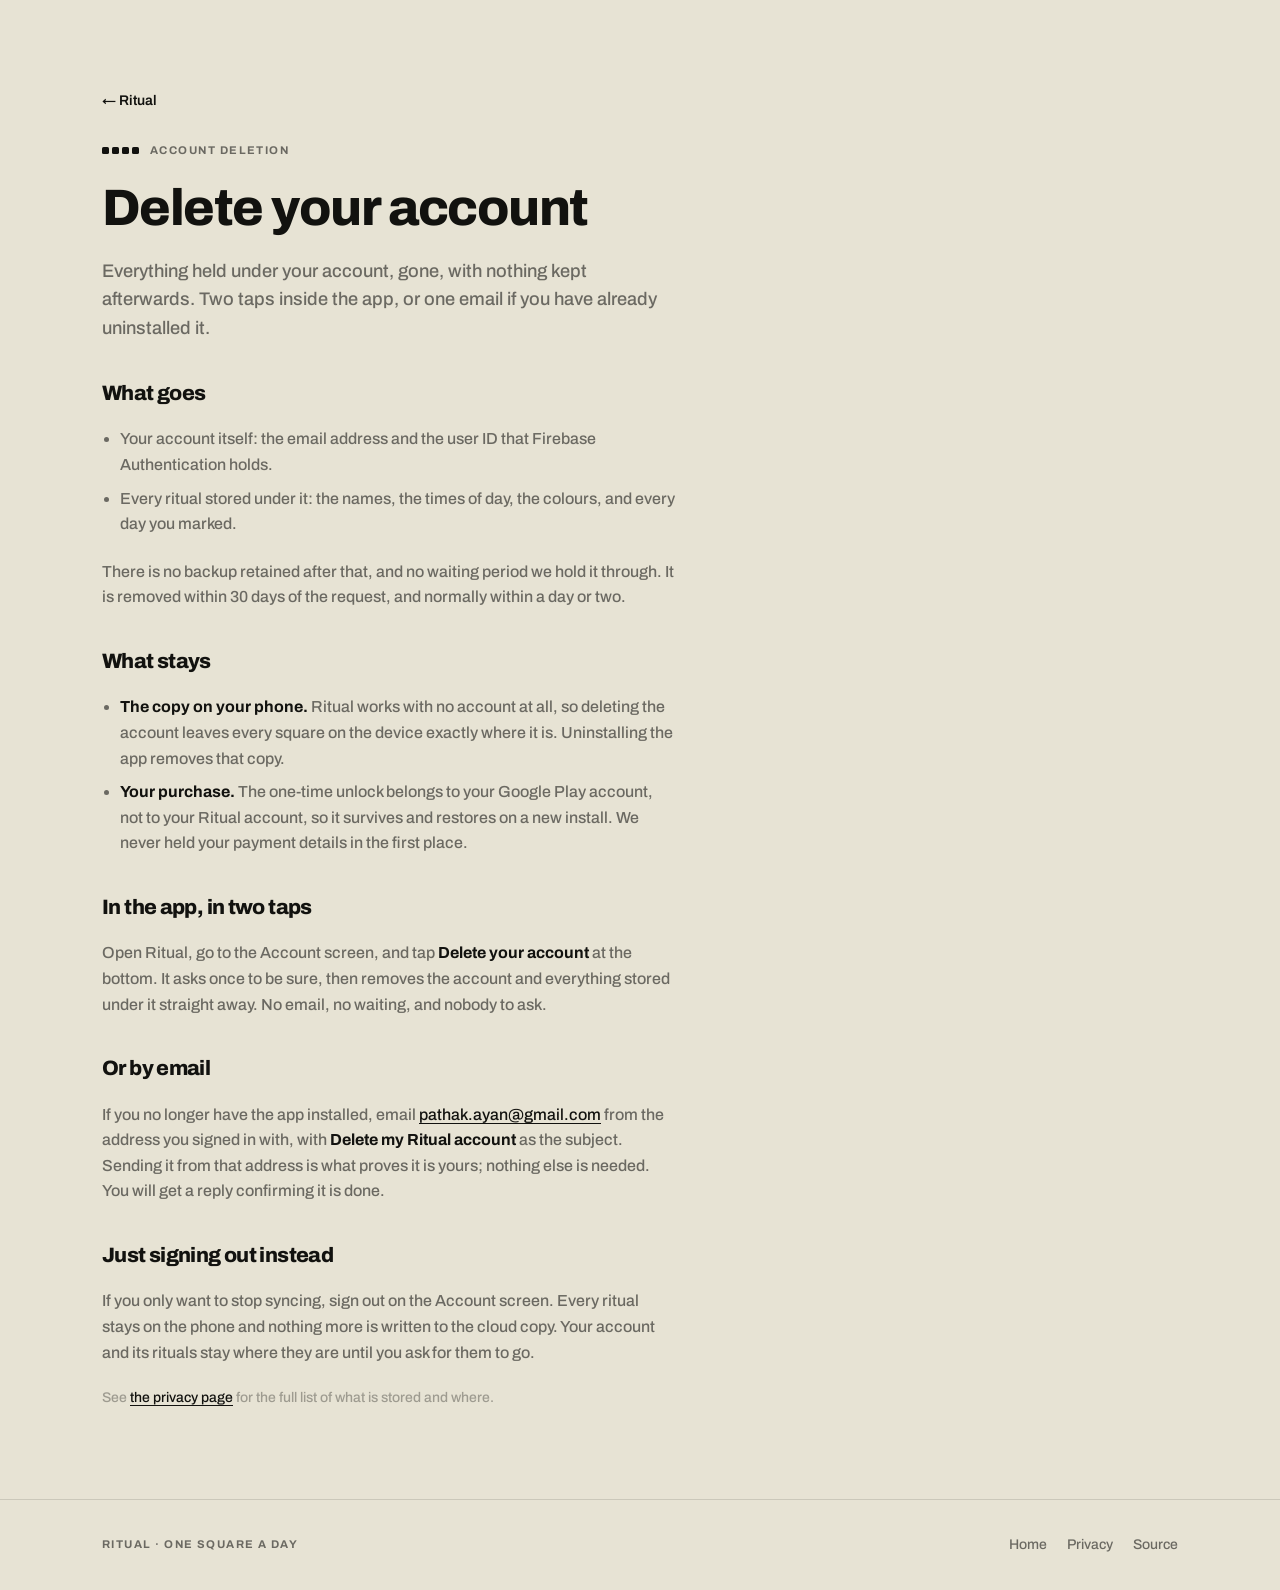
<file: docs/delete-account/index.html>
<!doctype html>
<html lang="en">
<head>
<meta charset="utf-8">
<meta name="viewport" content="width=device-width, initial-scale=1">
<title>Delete your account · Ritual</title>
<meta name="description" content="How to delete your Ritual account and everything stored under it.">
<meta name="theme-color" content="#E7E3D4" media="(prefers-color-scheme: light)">
<meta name="theme-color" content="#16150F" media="(prefers-color-scheme: dark)">
<link rel="icon" href="../assets/favicon.svg" type="image/svg+xml">
<link rel="preconnect" href="https://fonts.gstatic.com" crossorigin>
<link rel="stylesheet" href="https://fonts.googleapis.com/css2?family=Archivo:wght@500;600;800&display=swap">
<link rel="stylesheet" href="../assets/site.css">
</head>
<body>

<div class="wrap">
  <section>
    <div class="prose">
      <a class="backlink" href="../">← Ritual</a>

      <div class="eyebrow" style="margin:0">
        <span class="mark" aria-hidden="true"><i class="on"></i><i class="on"></i><i class="on"></i><i class="on"></i></span>
        <p class="caps">Account deletion</p>
      </div>

      <h1 style="font-size:clamp(2.2rem,6vw,3.2rem)">Delete your account</h1>

      <p class="lede">
        Everything held under your account, gone, with nothing kept
        afterwards. Two taps inside the app, or one email if you have already
        uninstalled it.
      </p>

      <h2>What goes</h2>
      <ul>
        <li>Your account itself: the email address and the user ID that
          Firebase Authentication holds.</li>
        <li>Every ritual stored under it: the names, the times of day, the
          colours, and every day you marked.</li>
      </ul>
      <p class="soft">
        There is no backup retained after that, and no waiting period we hold
        it through. It is removed within 30 days of the request, and normally
        within a day or two.
      </p>

      <h2>What stays</h2>
      <ul>
        <li><b>The copy on your phone.</b> Ritual works with no account at
          all, so deleting the account leaves every square on the device
          exactly where it is. Uninstalling the app removes that copy.</li>
        <li><b>Your purchase.</b> The one-time unlock belongs to your Google
          Play account, not to your Ritual account, so it survives and
          restores on a new install. We never held your payment details in
          the first place.</li>
      </ul>

      <h2>In the app, in two taps</h2>
      <p class="soft">
        Open Ritual, go to the Account screen, and tap <b>Delete your
        account</b> at the bottom. It asks once to be sure, then removes the
        account and everything stored under it straight away. No email, no
        waiting, and nobody to ask.
      </p>

      <h2>Or by email</h2>
      <p class="soft">
        If you no longer have the app installed, email
        <a href="mailto:pathak.ayan@gmail.com?subject=Delete%20my%20Ritual%20account">pathak.ayan@gmail.com</a>
        from the address you signed in with, with <b>Delete my Ritual
        account</b> as the subject. Sending it from that address is what
        proves it is yours; nothing else is needed. You will get a reply
        confirming it is done.
      </p>

      <h2>Just signing out instead</h2>
      <p class="soft">
        If you only want to stop syncing, sign out on the Account screen.
        Every ritual stays on the phone and nothing more is written to the
        cloud copy. Your account and its rituals stay where they are until
        you ask for them to go.
      </p>

      <p class="small faint">
        See <a href="../privacy/">the privacy page</a> for the full list of
        what is stored and where.
      </p>
    </div>
  </section>
</div>

<footer>
  <div class="wrap foot">
    <p class="caps">Ritual · one square a day</p>
    <nav>
      <a href="../">Home</a>
      <a href="../privacy/">Privacy</a>
      <a href="https://github.com/ayan-pathak/ritual-habit-widget">Source</a>
    </nav>
  </div>
</footer>

</body>
</html>
</file>
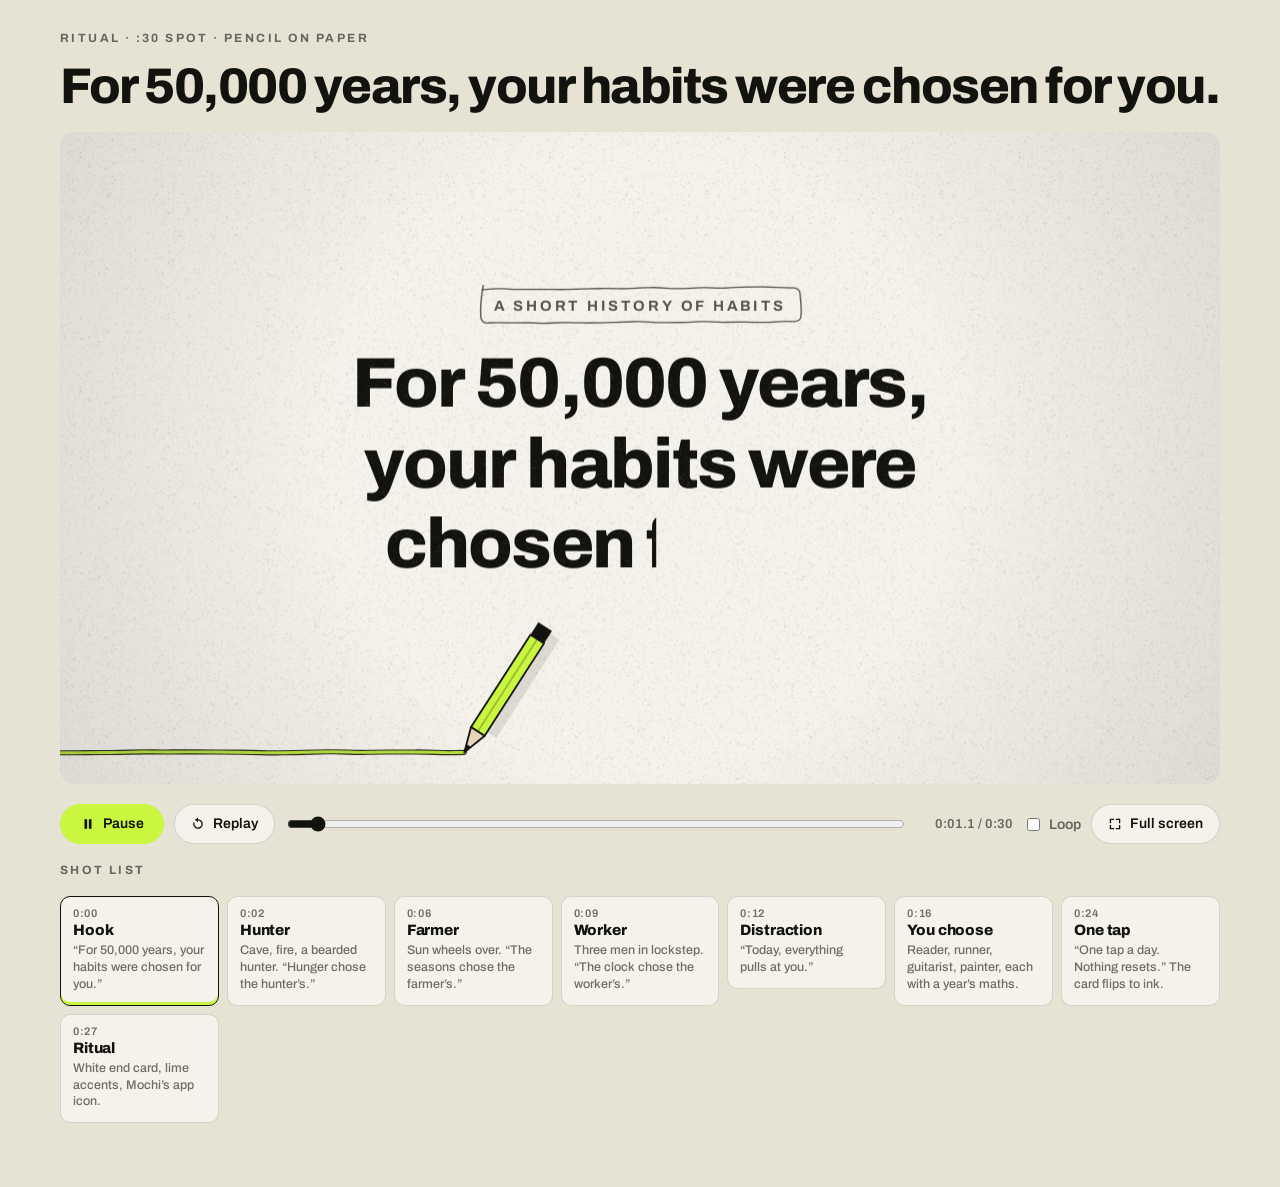
<file: docs/film/index.html>
<!doctype html><html><head><meta charset=utf8><meta name=viewport content="width=device-width,initial-scale=1,viewport-fit=cover"><style>:root{color-scheme:light;box-sizing:border-box;padding-top:env(safe-area-inset-top,0px);padding-bottom:env(safe-area-inset-bottom,0px)}html{scroll-padding-top:env(safe-area-inset-top,0px)}body{margin:0;padding:0;font:14px -apple-system,BlinkMacSystemFont,sans-serif;background:#faf9f5;color:#141413}img{max-width:100%}[hidden]:not([hidden=until-found i]){display:none!important}</style></head><body>
<title>Ritual Pencil Spot</title>
<link rel="preconnect" href="https://fonts.googleapis.com">
<link rel="preconnect" href="https://fonts.gstatic.com" crossorigin>
<link rel="stylesheet" href="https://fonts.googleapis.com/css2?family=Archivo:wght@500;600;700;800&display=swap">
<style>
  :root{
    --page:#E7E3D4; --surface:#F4F2EA; --ink:#12120F; --on-ink:#F4F2EA;
    --ink-soft:rgba(18,18,15,.6); --rule:rgba(18,18,15,.14); --lime:#C9F73F; --on-lime:#12120F;
  }
  @media (prefers-color-scheme: dark){
    :root:not([data-theme="light"]){ --page:#12120F; --surface:#1C1C18; --ink:#F4F2EA; --on-ink:#12120F;
      --ink-soft:rgba(244,242,234,.6); --rule:rgba(244,242,234,.14); color-scheme:dark; }
  }
  :root[data-theme="dark"]{ --page:#12120F; --surface:#1C1C18; --ink:#F4F2EA; --on-ink:#12120F;
    --ink-soft:rgba(244,242,234,.6); --rule:rgba(244,242,234,.14); color-scheme:dark; }

  html,body{background:var(--page)}
  body{color:var(--ink);font:500 15px/1.5 Archivo,"Segoe UI",system-ui,sans-serif;padding-inline:16px;padding-block:32px 64px}
  .wrap{max-width:1160px;margin:0 auto;display:grid;gap:20px}
  .eyebrow{font:700 12px/1 Archivo,system-ui,sans-serif;letter-spacing:.2em;text-transform:uppercase;color:var(--ink-soft);margin:0}
  h1{font-weight:800;font-size:clamp(30px,5vw,50px);line-height:1;letter-spacing:-.03em;margin:.35em 0 0;text-wrap:balance}
  .stage{border-radius:14px;overflow:hidden;background:#F4F2EA}
  .stage:fullscreen{display:grid;place-items:center;border-radius:0;background:#000}
  .stage:fullscreen canvas{width:min(100vw,177.78vh)}
  .stage.max{position:fixed;inset:0;z-index:50;border-radius:0;background:#000;display:grid;place-items:center;max-width:none;margin:0}
  .stage.max canvas{width:min(100vw,177.78vh)}
  .exitmax{position:absolute;top:14px;right:14px;z-index:2;display:none;background:rgba(18,18,15,.7);color:#F4F2EA;border:1px solid rgba(244,242,234,.3)}
  .stage.max .exitmax,.stage:fullscreen .exitmax{display:inline-flex}
  canvas{display:block;width:100%;max-width:100%;aspect-ratio:16/9;cursor:pointer}
  .bar{display:flex;align-items:center;gap:10px;flex-wrap:wrap}
  button{background:var(--surface);border:1px solid var(--rule);color:var(--ink);height:40px;padding:0 16px;border-radius:999px;
    font:600 14px/1 Archivo,system-ui,sans-serif;display:inline-flex;align-items:center;gap:8px;cursor:pointer}
  button:hover{border-color:var(--ink-soft)}
  button:focus-visible,input:focus-visible{outline:2px solid var(--ink);outline-offset:2px}
  button.primary{background:var(--lime);border-color:var(--lime);color:var(--on-lime);min-width:104px;justify-content:center}
  button svg{width:14px;height:14px;fill:currentColor}
  input[type=range]{flex:1 1 220px;accent-color:var(--ink);min-width:0}
  .tc{font:600 13px/1 Archivo,system-ui,sans-serif;color:var(--ink-soft);font-variant-numeric:tabular-nums;min-width:96px;text-align:right}
  label.loop{display:inline-flex;gap:6px;align-items:center;font-weight:600;font-size:14px;color:var(--ink-soft);cursor:pointer}
  label.loop input{accent-color:var(--ink)}
  .shots{display:grid;grid-template-columns:repeat(auto-fit,minmax(150px,1fr));gap:8px;list-style:none;padding:0;margin:0}
  .shots button{width:100%;height:auto;border-radius:10px;padding:11px 12px 12px;flex-direction:column;align-items:flex-start;gap:4px;text-align:left}
  .shots .t{font-size:11px;color:var(--ink-soft);font-variant-numeric:tabular-nums;letter-spacing:.06em}
  .shots .n{font-weight:800;font-size:15px;letter-spacing:-.01em}
  .shots .d{font-weight:500;font-size:12.5px;line-height:1.35;color:var(--ink-soft)}
  .shots li[aria-current="true"] button{border-color:var(--ink);box-shadow:inset 0 -3px 0 var(--lime)}
  @media (max-width:560px){.tc{min-width:0}}

  /* Embedded in the home page: the frame and its controls only. */
  html.embed, html.embed body{background:transparent}
  html.embed body{padding:0;overflow:hidden}
  html.embed .wrap{max-width:none;gap:0}
  html.embed .wrap > div:first-child, html.embed .wrap > .eyebrow, html.embed .shots{display:none}
  html.embed .stage{border-radius:0}
  html.embed .bar{position:fixed;left:12px;right:12px;bottom:12px;padding:8px 10px;border-radius:14px;background:rgba(18,18,15,.72);
    color:#F4F2EA;backdrop-filter:blur(10px);-webkit-backdrop-filter:blur(10px);opacity:0;transform:translateY(6px);transition:opacity .25s,transform .25s}
  html.embed body:hover .bar, html.embed .bar:focus-within, html.embed.paused .bar{opacity:1;transform:none}
  html.embed .bar button{color:#F4F2EA;background:rgba(244,242,234,.12);border-color:transparent}
  html.embed .bar button.primary{background:#C9F73F;color:#12120F}
  html.embed .bar .loop, html.embed #restart{display:none}
  html.embed .tc{color:rgba(244,242,234,.7)}
  html.embed #scrub{accent-color:#C9F73F}
</style>

<script>if (/[?&]embed/.test(location.search)) document.documentElement.classList.add("embed");</script>
<div class="wrap">
  <div>
    <p class="eyebrow">Ritual · :30 spot · pencil on paper</p>
    <h1>For 50,000 years, your habits were chosen for you.</h1>
  </div>

  <div class="stage" id="stageWrap">
    <button class="exitmax" id="exitmax" type="button">Exit full screen</button>
    <canvas id="stage" role="img" aria-label="Animated pencil-sketch ad: hunger, the seasons, the clock and the phone chose people's habits; now you choose, one square a day, with Ritual"></canvas>
  </div>

  <div class="bar">
    <button class="primary" id="play"><svg viewBox="0 0 16 16" id="playIcon"><path d="M4 2.5v11l9-5.5z"/></svg><span id="playTxt">Play</span></button>
    <button id="restart"><svg viewBox="0 0 16 16"><path d="M8 2.5a5.5 5.5 0 1 1-5.2 3.7l1.4.5A4 4 0 1 0 8 4v2L4.5 3.2 8 .5z"/></svg>Replay</button>
    <input type="range" id="scrub" min="0" max="30" step="0.01" value="0" aria-label="Seek">
    <span class="tc" id="tc">0:00.0 / 0:30</span>
    <label class="loop"><input type="checkbox" id="loop"> Loop</label>
    <button id="fs"><svg viewBox="0 0 16 16"><path d="M2 2h5v1.5H3.5V7H2zm7 0h5v5h-1.5V3.5H9zM2 9h1.5v3.5H7V14H2zm10.5 0H14v5H9v-1.5h3.5z"/></svg>Full screen</button>
  </div>

  <p class="eyebrow">Shot list</p>
  <ol class="shots" id="shots"></ol>
</div>

<script>
(() => {
const W = 1600, H = 900, PAN = 0.45, GY = 780, TY = 852;
const INK = '#12120F', PAPER = '#F4F2EA', CREAM = '#E7E3D4';
const LIME = '#C9F73F', RED = '#E5331C', BUTTER = '#EDE55C', ORANGE = '#F26A1B';
const ARCH = 'Archivo, "Segoe UI", system-ui, sans-serif';
const LIGHT = [-.6, -.8];

const cv = document.getElementById('stage'), ctx = cv.getContext('2d');
let k = 1, SID = 0, BOIL = 0, T = 0, tip = null, LOGO_TH = null;
const IMG = {};
const load = (key, src) => new Promise(r => { const i = new Image(); i.onload = () => { IMG[key] = i; r(); }; i.onerror = () => r(); i.src = src; });
const assets = Promise.all([load('resting', 'mochi/resting.svg'), load('pleased', 'mochi/pleased.svg'), load('icon', 'img/icon.png')]);

/* ================= math ================= */
const clamp = (v, a = 0, b = 1) => Math.max(a, Math.min(b, v));
const seg = (v, a, b) => clamp((v - a) / (b - a));
const lerp = (a, b, t) => a + (b - a) * t;
const lp = (A, B, t) => [lerp(A[0], B[0], t), lerp(A[1], B[1], t)];
const eo = x => 1 - Math.pow(1 - x, 3);
const eio = x => x < .5 ? 4 * x * x * x : 1 - Math.pow(-2 * x + 2, 3) / 2;
const back = x => { if (x <= 0) return 0; if (x >= 1) return 1; const c = 1.9; return 1 + (c + 1) * Math.pow(x - 1, 3) + c * Math.pow(x - 1, 2); };
const add = (a, b, s = 1) => [a[0] + b[0] * s, a[1] + b[1] * s];
const unit = (a, b) => { const dx = b[0] - a[0], dy = b[1] - a[1], l = Math.hypot(dx, dy) || 1; return [dx / l, dy / l]; };
function hash(a, b) {
  let x = Math.imul(a | 0, 0x27d4eb2d) ^ Math.imul((b | 0) + 0x165667b1, 0x9e3779b1);
  x = Math.imul(x ^ (x >>> 15), 0x85ebca6b); x = Math.imul(x ^ (x >>> 13), 0xc2b2ae35); x ^= x >>> 16;
  return (x >>> 0) / 4294967295 * 2 - 1;
}

/* ================= point builders ================= */
function ln(x1, y1, x2, y2, step = 22) {
  const n = Math.max(2, Math.ceil(Math.hypot(x2 - x1, y2 - y1) / step)), o = [];
  for (let i = 0; i <= n; i++) o.push([x1 + (x2 - x1) * i / n, y1 + (y2 - y1) * i / n]);
  return o;
}
function poly(ps, step) { let o = []; for (let i = 0; i < ps.length - 1; i++) { const s = ln(ps[i][0], ps[i][1], ps[i + 1][0], ps[i + 1][1], step); o = o.concat(i ? s.slice(1) : s); } return o; }
function circ(cx, cy, rx, ry = rx, a0 = -2.2, sw = Math.PI * 2.1) {
  const n = Math.max(12, Math.ceil(Math.abs(sw) * Math.max(rx, ry) / 14)), o = [];
  for (let i = 0; i <= n; i++) { const a = a0 + sw * i / n, q = 1 + .03 * Math.sin(i / n * 10); o.push([cx + Math.cos(a) * rx * q, cy + Math.sin(a) * ry * q]); }
  return o;
}
function bez(a, b, c, d, n = 24) {
  const o = [];
  for (let i = 0; i <= n; i++) { const t = i / n, u = 1 - t;
    o.push([u*u*u*a[0] + 3*u*u*t*b[0] + 3*u*t*t*c[0] + t*t*t*d[0], u*u*u*a[1] + 3*u*u*t*b[1] + 3*u*t*t*c[1] + t*t*t*d[1]]); }
  return o;
}
function rr(x, y, w, h, r) {
  const o = [], arc = (cx, cy, a0) => { for (let i = 0; i <= 5; i++) { const a = a0 + i / 5 * Math.PI / 2; o.push([cx + Math.cos(a) * r, cy + Math.sin(a) * r]); } };
  arc(x + w - r, y + r, -Math.PI / 2); arc(x + w - r, y + h - r, 0); arc(x + r, y + h - r, Math.PI / 2); arc(x + r, y + r, Math.PI); o.push([x + r + 3, y - 1]);
  return poly(o);
}
function cut(P, p) {
  if (p >= 1) return P;
  const d = [0]; let L = 0;
  for (let i = 1; i < P.length; i++) { L += Math.hypot(P[i][0] - P[i - 1][0], P[i][1] - P[i - 1][1]); d.push(L); }
  const tg = L * p, o = [P[0]];
  for (let i = 1; i < P.length; i++) {
    if (d[i] <= tg) o.push(P[i]);
    else { const f = (tg - d[i - 1]) / (d[i] - d[i - 1] || 1); o.push(lp(P[i - 1], P[i], f)); break; }
  }
  return o;
}
function trace(P) {
  ctx.beginPath(); ctx.moveTo(P[0][0], P[0][1]);
  for (let i = 1; i < P.length - 1; i++) ctx.quadraticCurveTo(P[i][0], P[i][1], (P[i][0] + P[i + 1][0]) / 2, (P[i][1] + P[i + 1][1]) / 2);
  const l = P[P.length - 1]; ctx.lineTo(l[0], l[1]);
}

/* ================= pencil ================= */
function sk(pts, p = 1, o = {}) {
  const id = o.id ?? ++SID;
  if (p <= 0 || !pts || pts.length < 2) return null;
  const amp = o.amp ?? 1.3, a = o.a ?? 1;
  const J = pts.map((q, i) => [q[0] + hash(id * 97 + i, BOIL) * amp, q[1] + hash(id * 97 + i, BOIL + 7919) * amp]);
  const P = cut(J, p);
  ctx.strokeStyle = o.c || INK; ctx.lineCap = 'round'; ctx.lineJoin = 'round';
  ctx.globalAlpha = a * .9; ctx.lineWidth = o.w || 2.2; trace(P); ctx.stroke();
  if (!o.one) {
    const dx = hash(id, BOIL + 3) * 1.3, dy = hash(id, BOIL + 11) * 1.3;
    ctx.globalAlpha = a * .38; ctx.lineWidth = (o.w || 2.2) * .5; trace(P.map(q => [q[0] + dx, q[1] + dy])); ctx.stroke();
  }
  ctx.globalAlpha = 1;
  const e = P[P.length - 1]; return { x: e[0], y: e[1] };
}
/* Ritual's lime marker, edged in ink so it reads on paper. */
function mark(pts, p, w = 8) { const id = ++SID; sk(pts, p, { c: INK, w: w + 4, one: true, id, amp: 1 }); sk(pts, p, { c: LIME, w, one: true, id, amp: 1 }); }
function fillPts(pts, col, a = 1) { if (a <= 0 || !pts || pts.length < 3) return; ctx.globalAlpha = a; ctx.fillStyle = col; trace(pts); ctx.closePath(); ctx.fill(); ctx.globalAlpha = 1; }
function hatch(pts, p, o = {}) {
  const base = SID; SID += 200;
  if (p <= 0 || pts.length < 3) return;
  ctx.save(); trace(pts); ctx.closePath(); ctx.clip();
  let x0 = 1e9, x1 = -1e9, y0 = 1e9, y1 = -1e9;
  for (const q of pts) { x0 = Math.min(x0, q[0]); x1 = Math.max(x1, q[0]); y0 = Math.min(y0, q[1]); y1 = Math.max(y1, q[1]); }
  const h = y1 - y0, gap = o.gap || 10, xs = [];
  for (let x = x0 - h; x < x1; x += gap) xs.push(x);
  const n = Math.min(xs.length, Math.floor(xs.length * p) + 1), keep = SID, st = Math.max(30, h);
  for (let i = 0; i < n; i++) { SID = base + i; sk(ln(xs[i], y1 + 4, xs[i] + h + 8, y0 - 4, st), 1, { w: o.w || 1.1, a: o.a ?? .4, one: true, amp: .8, c: o.c || INK }); }
  if (o.cross) for (let i = 0; i < n; i += 2) { SID = base + 100 + i; sk(ln(xs[i] + h + 8, y1 + 4, xs[i], y0 - 4, st), 1, { w: (o.w || 1.1) * .9, a: (o.a ?? .4) * .7, one: true, amp: .8 }); }
  SID = keep; ctx.restore();
}
function sq(x, y, s, col, a = 1, r = .28) { if (a <= 0 || s <= 0) return; ctx.globalAlpha = a; ctx.fillStyle = col; ctx.beginPath(); ctx.roundRect(x, y, s, s, s * r); ctx.fill(); ctx.globalAlpha = 1; }
function dot(x, y, r, col = INK, a = 1) { ctx.globalAlpha = a; ctx.fillStyle = col; ctx.beginPath(); ctx.arc(x, y, r, 0, 7); ctx.fill(); ctx.globalAlpha = 1; }

/* ================= type ================= */
const font = (size, wt = 800) => `${wt} ${size}px ${ARCH}`;
function setLS(v) { if ('letterSpacing' in ctx) ctx.letterSpacing = v; }
function measure(txt, f, ls = '0px') { ctx.save(); ctx.font = f; setLS(ls); const w = ctx.measureText(txt).width; ctx.restore(); return w; }
function write(parts, x, y, size, p, o = {}) {
  if (typeof parts === 'string') parts = [[parts, false]];
  const f = font(size, o.wt || 800), ls = o.ls ?? `${-.025 * size}px`;
  const ws = parts.map(q => measure(q[0], f, ls)), tw = ws.reduce((a, b) => a + b, 0);
  const sx = o.center ? x - tw / 2 : x;
  if (o.hl !== undefined) { let cx = sx;
    parts.forEach((q, i) => { if (q[1]) sk(ln(cx - 8, y - size * .3, cx + ws[i] + 6, y - size * .34, 40), o.hl, { c: LIME, w: size * .62, one: true, amp: 1.2 }); else SID++; cx += ws[i]; }); }
  if (p <= 0) return tw;
  ctx.save(); ctx.font = f; setLS(ls); ctx.textAlign = 'left';
  ctx.beginPath(); ctx.rect(sx - 24, y - size * 1.3, (tw + 48) * p, size * 1.9); ctx.clip();
  let cx = sx;
  parts.forEach((q, i) => {
    ctx.globalAlpha = o.a ?? 1;
    if (o.inked) {
      ctx.fillStyle = o.fill; ctx.fillText(q[0], cx, y);
      ctx.strokeStyle = INK; ctx.lineJoin = 'round';
      const d1 = hash(SID + i, BOIL) * 1.3, d2 = hash(SID + i, BOIL + 5) * 1.3;
      ctx.lineWidth = o.inked; ctx.strokeText(q[0], cx + d1, y + d2);
      ctx.globalAlpha = .4; ctx.lineWidth = o.inked * .5; ctx.strokeText(q[0], cx - d2, y + d1);
    } else { ctx.fillStyle = o.c || INK; ctx.fillText(q[0], cx, y); }
    cx += ws[i];
  });
  ctx.restore(); SID += 3; return tw;
}
function label(txt, x, y, size, p, o = {}) {
  if (p <= 0) return 0;
  ctx.save(); ctx.font = font(size, o.wt || 700); setLS(`${(o.track ?? .2) * size}px`);
  ctx.textAlign = o.align || 'left'; ctx.fillStyle = o.c || INK; ctx.globalAlpha = (o.a ?? 1) * p;
  ctx.fillText(txt, x, y); const w = ctx.measureText(txt).width; ctx.restore(); return w;
}
function stamp(txt, x, y, lt) {
  const w = measure(txt, font(20, 700), `${.2 * 20}px`);
  sk(poly([[x - 16, y - 30], [x + w + 18, y - 33], [x + w + 20, y + 14], [x - 18, y + 16], [x - 15, y - 35]]), seg(lt, .08, .4), { w: 1.8, a: .7 });
  label(txt, x, y, 20, seg(lt, .05, .3), { a: .7 });
}
function caption(era, parts, lt) { stamp(era.toUpperCase(), 112, 126, lt); write(parts, 108, 236, 70, eo(seg(lt, .3, .95)), { hl: eo(seg(lt, .75, 1.1)) }); }
function pencil(x, y) {
  ctx.save(); ctx.translate(x, y); ctx.rotate(-1.0);
  ctx.globalAlpha = .1; ctx.fillStyle = INK; ctx.fillRect(40, 4, 160, 22); ctx.globalAlpha = 1;
  ctx.lineWidth = 2.5; ctx.strokeStyle = INK; ctx.lineJoin = 'round';
  ctx.fillStyle = LIME; ctx.beginPath(); ctx.rect(34, -11, 150, 22); ctx.fill(); ctx.stroke();
  ctx.globalAlpha = .25; ctx.beginPath(); ctx.moveTo(34, 0); ctx.lineTo(184, 0); ctx.stroke(); ctx.globalAlpha = 1;
  ctx.fillStyle = INK; ctx.fillRect(184, -11, 20, 22);
  ctx.fillStyle = '#E9D6B8'; ctx.beginPath(); ctx.moveTo(34, -11); ctx.lineTo(0, 0); ctx.lineTo(34, 11); ctx.closePath(); ctx.fill(); ctx.stroke();
  ctx.fillStyle = INK; ctx.beginPath(); ctx.moveTo(11, -3.8); ctx.lineTo(0, 0); ctx.lineTo(11, 3.8); ctx.closePath(); ctx.fill();
  ctx.restore();
}

/* =====================================================================
   People, drawn properly: contoured limbs, profile heads, hands with
   fingers, clothes with seams and folds, hatched on the shadow side.
   ===================================================================== */
const interp = (keys, u) => { for (let i = 1; i < keys.length; i++) if (u <= keys[i][0]) { const [u0, r0] = keys[i - 1], [u1, r1] = keys[i]; return lerp(r0, r1, (u - u0) / (u1 - u0 || 1)); } return keys[keys.length - 1][1]; };
const PROF = {
  arm:     [[0, 10], [.2, 10.4], [.44, 7.6], [.5, 7], [.62, 8.4], [.86, 6], [1, 5.2]],
  sleeveL: [[0, 12.5], [.45, 10.5], [.5, 10], [.62, 10], [1, 8.2]],
  leg:     [[0, 15], [.18, 14], [.46, 9.6], [.5, 9], [.62, 10.8], [.86, 6.8], [1, 5.8]],
  pants:   [[0, 17], [.46, 12], [.5, 11.6], [.7, 11], [1, 9.8]],
};
function pathPts(J, n = 9) { const o = []; for (let s = 0; s < J.length - 1; s++) for (let i = s ? 1 : 0; i <= n; i++) o.push(lp(J[s], J[s + 1], i / n)); return o; }
function sides(P, R) {
  const A = [], B = [];
  for (let i = 0; i < P.length; i++) { const a = P[Math.max(0, i - 1)], b = P[Math.min(P.length - 1, i + 1)], [tx, ty] = unit(a, b);
    A.push([P[i][0] - ty * R[i], P[i][1] + tx * R[i]]); B.push([P[i][0] + ty * R[i], P[i][1] - tx * R[i]]); }
  return [A, B];
}
/* One limb or sleeve: fill with paper to occlude, hatch the shadow side, draw both contours. */
function limb(J, keys, s, p, o = {}) {
  const P = pathPts(J), R = P.map((_, i) => interp(keys, i / (P.length - 1)) * s), [A, B] = sides(P, R);
  if (p <= 0) { SID += 206; return { A, B, P }; }
  const body = A.concat(B.slice().reverse());
  fillPts(body, PAPER, seg(p, 0, .3));
  if (o.wash) fillPts(body, o.wash, .55 * seg(p, .3, .8));
  const m = Math.floor(P.length / 2), nA = unit(P[m], A[m]), shadowA = nA[0] * LIGHT[0] + nA[1] * LIGHT[1] < 0;
  if (o.cloth) hatch(body, seg(p, .4, .9), { gap: 8, a: .2, cross: o.cross }); else SID += 200;
  hatch((shadowA ? A : B).concat(P.slice().reverse()), seg(p, .5, 1), { gap: o.gap || 4.5, a: o.ha ?? .45, cross: o.cross });
  if (o.skin && J.length > 2) { const j = 9, lit = shadowA ? B : A, sh = shadowA ? A : B;
    sk(poly([lp(P[j - 1], lit[j - 1], .7), lp(P[j], lit[j], .95), lp(P[j + 1], lit[j + 1], .7)], 4), seg(p, .6, 1), { w: 1.2, one: true, a: .7 });
    sk(poly([lp(P[j + 3], sh[j + 3], .9), lp(P[j + 5], sh[j + 5], .55), lp(P[j + 7], sh[j + 7], .8)], 4), seg(p, .6, 1), { w: 1.1, one: true, a: .6 });
    sk(poly([lp(P[3], lit[3], .8), lp(P[5], lit[5], .5)], 4), seg(p, .6, 1), { w: 1.1, one: true, a: .55 }); } else SID += 3;
  sk(A, p, { w: o.w || 2.1 }); sk(B, p, { w: o.w || 2.1 });
  if (o.cuff) { const j = P.length - 1; sk(poly([A[j], B[j]]), seg(p, .6, 1), { w: 1.8, one: true }); } else SID++;
  if (o.fold && J.length > 2) { const j = 9, inner = shadowA ? B : A;
    for (let f = -1; f <= 1; f++) { const q = inner[j + f * 2], c = P[j + f * 2]; sk(poly([q, lp(q, c, .55)]), seg(p, .6, 1), { w: 1.3, one: true, a: .7 }); } } else SID += 3;
  return { A, B, P };
}
function ik(S, Tg, l1, l2, bend) {
  const dx = Tg[0] - S[0], dy = Tg[1] - S[1], d = clamp(Math.hypot(dx, dy), Math.abs(l1 - l2) + 1, l1 + l2 - .5);
  const th = Math.atan2(dy, dx), a = Math.acos(clamp((l1 * l1 + d * d - l2 * l2) / (2 * l1 * d), -1, 1));
  return [S, [S[0] + Math.cos(th + bend * a) * l1, S[1] + Math.sin(th + bend * a) * l1], [S[0] + Math.cos(th) * d, S[1] + Math.sin(th) * d]];
}
/* Hand: open (fingers spread along the forearm) or gripping (a fist with knuckles). */
function hand(E, Wr, s, dir, p, grip, wash) {
  const u = unit(E, Wr), n = [-u[1] * dir, u[0] * dir], P = (a, b) => [Wr[0] + (u[0] * a + n[0] * b) * s, Wr[1] + (u[1] * a + n[1] * b) * s];
  if (p <= 0) { SID += 12; return; }
  if (grip) {
    const fist = [P(-1, -6), P(6, -8), P(13, -6.5), P(15, 0), P(13, 6.5), P(6, 7.5), P(-1, 6), P(-1, -6)];
    fillPts(poly(fist, 6), PAPER); sk(poly(fist, 6), p, { w: 1.9 });
    for (let i = 0; i < 3; i++) sk(poly([P(10, -5 + i * 4), P(14, -4 + i * 4)], 4), p, { w: 1.2, one: true, a: .8 });
    sk(poly([P(2, -7), P(8, -9), P(12, -7)], 4), p, { w: 1.5, one: true });
    return;
  }
  const palm = [P(0, -5), P(9, -6), P(11, -1), P(10, 5.5), P(0, 5), P(0, -5)];
  fillPts(poly(palm, 5), PAPER); sk(poly(palm, 5), p, { w: 1.8 });
  for (let i = 0; i < 4; i++) { const b = -4.6 + i * 3.2, L = [8, 10, 9.5, 7.5][i]; sk(poly([P(9.5, b), P(10 + L * .6, b - .3 + i * .2), P(10 + L, b + i * .35)], 4), p, { w: 1.6, one: true }); }
  sk(poly([P(3, -5.5), P(7, -10), P(12, -10.5)], 4), p, { w: 1.7, one: true });
}
function footwear(A, dir, s, p, kind, wash) {
  const P = (a, b) => [A[0] + a * dir * s, A[1] + b * s];
  if (p <= 0) { SID += 10; return; }
  if (kind === 'bare') {
    const f = [P(-5, -4), P(-8, 8), P(-4, 12), P(20, 13), P(25, 10), P(20, 5), P(9, 1), P(5, -4)];
    fillPts(poly(f, 5), PAPER); sk(poly(f, 5), p, { w: 1.9 });
    for (let i = 0; i < 3; i++) sk(poly([P(15 + i * 3, 13), P(16 + i * 3, 9)], 3), p, { w: 1.1, one: true, a: .7 });
    return;
  }
  const top = kind === 'boot' ? -14 : -5;
  const f = [P(-7, top), P(-9, 6), P(-8, 14), P(25, 15), P(30, 11), P(27, 4), P(14, 0), P(7, top)];
  fillPts(poly(f, 5), PAPER); if (wash) fillPts(poly(f, 5), wash, .6);
  hatch(poly([P(-8, 8), P(28, 9), P(29, 14), P(-8, 14)], 5), p, { gap: 3.5, a: .6 });
  sk(poly(f, 5), p, { w: 2 });
  sk(poly([P(-8, 10), P(29, 10.5)], 5), p, { w: kind === 'sneaker' ? 2.6 : 1.8, one: true });
  for (let i = 0; i < 3; i++) sk(poly([P(7 + i * 4, -1 + i), P(10 + i * 4, 2 + i)], 3), p, { w: 1.1, one: true, a: .8 });
}
/* Head in profile, in head units: u toward the face, v down. */
const HEAD = {
  back: [[-.22, .62], [-.34, .36], [-.48, .1], [-.5, -.18], [-.4, -.42], [-.18, -.56], [.08, -.58], [.3, -.48], [.42, -.3], [.45, -.12]],
  face: [[.45, -.12], [.47, -.06], [.44, .02], [.52, .12], [.6, .21], [.52, .25], [.49, .27], [.52, .33], [.47, .36], [.5, .4], [.45, .45], [.47, .52], [.4, .58], [.28, .6], [.2, .63], [.2, .9]],
  neckB: [[-.22, .6], [-.2, .92]],
  jaw: [[.38, .57], [.14, .52], [-.02, .4], [-.06, .22]],
  ear: [[-.02, 0], [-.12, -.06], [-.18, .04], [-.15, .18], [-.06, .24], [-.03, .2]],
  earIn: [[-.08, .05], [-.12, .1], [-.09, .16]],
  lidU: [[.25, -.02], [.31, -.06], [.38, -.03]], lidL: [[.27, .02], [.36, .01]],
  brow: [[.22, -.12], [.32, -.15], [.42, -.11]], nostril: [[.5, .2], [.53, .23], [.5, .24]],
  mouth: [[.4, .365], [.48, .36]], cheek: [[.34, .2], [.37, .3]],
};
const HAIR = {
  short: [[.34, -.4], [.2, -.57], [-.05, -.65], [-.34, -.53], [-.53, -.2], [-.5, .1], [-.36, .22], [-.3, 0], [-.12, -.1], [.02, -.28], [.2, -.37]],
  long: [[.34, -.4], [.2, -.59], [-.05, -.67], [-.37, -.55], [-.56, -.2], [-.6, .3], [-.58, .95], [-.36, 1.08], [-.22, .72], [-.2, .3], [-.12, -.08], [.02, -.28], [.2, -.38]],
  bun: [[.34, -.4], [.2, -.57], [-.05, -.65], [-.34, -.53], [-.53, -.2], [-.5, .08], [-.36, .16], [-.28, 0], [-.12, -.1], [.02, -.28], [.2, -.37]],
  beard: [[.47, .48], [.42, .63], [.2, .68], [0, .52], [-.07, .26], [.03, .3], [.2, .46], [.36, .44], [.46, .44]],
};
function head(hd, dir, s, tilt, p, o = {}) {
  const Hs = 27 * s, a = tilt * dir, ca = Math.cos(a), sa = Math.sin(a);
  const M = ([u, v]) => { const U = u * dir * Hs, V = v * Hs; return [hd[0] + U * ca - V * sa, hd[1] + U * sa + V * ca]; };
  const L = arr => poly(arr.map(M), 6);
  if (p <= 0) { SID += 420; return M; }
  const skull = HEAD.back.concat(HEAD.face.slice(1, 14)).map(M);
  fillPts(poly(skull, 6), PAPER);
  fillPts(poly([[.2, .6], [.2, .95], [-.2, .95], [-.22, .6]].map(M), 6), PAPER);
  hatch(poly([[-.22, .6], [-.2, .95], [0, .95], [.02, .55], [-.06, .22], [-.2, .3]].map(M), 6), seg(p, .5, 1), { gap: 4.5, a: .35 });
  const hp = seg(p, .15, .8);
  sk(L(HEAD.back), hp, { w: 2 }); sk(L(HEAD.face), hp, { w: 2 }); sk(L(HEAD.neckB), hp, { w: 2 });
  sk(L(HEAD.jaw), seg(p, .4, .9), { w: 1.3, a: .7, one: true });
  sk(L(HEAD.ear), seg(p, .4, .9), { w: 1.7 }); sk(L(HEAD.earIn), seg(p, .5, .9), { w: 1.2, one: true });
  const fp = seg(p, .55, 1);
  sk(L(HEAD.brow), fp, { w: 2.6, one: true });
  sk(L(o.shut ? HEAD.lidL : HEAD.lidU), fp, { w: 1.7, one: true }); if (!o.shut) sk(L(HEAD.lidL), fp, { w: 1.2, one: true, a: .7 }); else SID++;
  if (fp > .5 && !o.shut) { const e = M([.335 + (o.look || 0) * .02, -.012 + (o.down ? .012 : 0)]); dot(e[0], e[1], 2.1 * s); }
  sk(L(HEAD.nostril), fp, { w: 1.3, one: true }); sk(L(HEAD.mouth), fp, { w: 1.5, one: true }); sk(L(HEAD.cheek), fp, { w: 1, one: true, a: .5 });
  // hair: a hatched mass with a few strands on top
  const hs = HAIR[o.hair || 'short'], mass = poly(hs.map(M), 6);
  if (o.hair !== 'none') {
    fillPts(mass, PAPER, seg(p, .2, .5));
    hatch(mass, seg(p, .3, .9), { gap: o.fair ? 5 : 3.2, a: o.fair ? .35 : .6, cross: !o.fair });
    sk(mass, seg(p, .2, .8), { w: 1.8 });
    for (let i = 0; i < 7; i++) { const a0 = hs[1 + i % (hs.length - 3)], b0 = hs[(3 + i) % hs.length]; sk(L([a0, lp(a0, b0, .5), [b0[0] + .04, b0[1]]]), seg(p, .5, 1), { w: 1.1, one: true, a: .6 }); }
    if (o.hair === 'bun') { const b = circ(...M([-.46, -.5]), 7 * s); fillPts(b, PAPER); hatch(b, seg(p, .4, 1), { gap: 3, a: .55, cross: true }); sk(b, seg(p, .3, .9), { w: 1.8 }); } else SID += 202;
  } else SID += 420;
  if (o.beard) { const bd = poly(HAIR.beard.map(M), 6); fillPts(bd, PAPER); hatch(bd, seg(p, .5, 1), { gap: 3, a: .6, cross: true }); sk(bd, seg(p, .5, 1), { w: 1.6 }); } else SID += 202;
  if (o.hat) o.hat(M, p, s);
  return M;
}
const HATS = {
  straw: (M, p, s) => { const brim = circ(...M([.02, -.46]), 40 * s, 8 * s, 0, Math.PI * 2.05);
    const crown = poly([[-.44, -.48], [-.36, -.95], [.3, -.97], [.42, -.48]].map(M), 6);
    fillPts(crown, PAPER); fillPts(brim, PAPER); fillPts(brim, BUTTER, .45); fillPts(crown, BUTTER, .45);
    hatch(crown, seg(p, .5, 1), { gap: 6, a: .35 }); sk(brim, p, { w: 2 }); sk(crown, p, { w: 2 });
    sk(poly([[-.4, -.6], [.38, -.6]].map(M), 6), p, { w: 3.2, one: true }); },
  cap: (M, p) => { const c = poly([[-.52, -.28], [-.48, -.6], [0, -.74], [.42, -.6], [.72, -.42], [.46, -.36], [-.52, -.28]].map(M), 6);
    fillPts(c, PAPER); hatch(c, seg(p, .4, 1), { gap: 3.4, a: .55, cross: true }); sk(c, p, { w: 2 });
    sk(poly([[.44, -.38], [.08, -.44]].map(M), 5), p, { w: 1.4, one: true }); },
  beret: (M, p, s) => { const b = circ(...M([-.06, -.58]), 18 * s, 6.5 * s, 0, Math.PI * 2.05); fillPts(b, PAPER); fillPts(b, RED, .55); hatch(b, seg(p, .4, 1), { gap: 4, a: .45 }); sk(b, p, { w: 2 });
    sk(poly([[-.06, -.8], [-.02, -.95]].map(M), 4), p, { w: 2, one: true }); },
  band: (M, p) => { const b = poly([[.44, -.36], [-.52, -.24], [-.53, -.12], [.45, -.22], [.44, -.36]].map(M), 5); fillPts(b, RED, .8); sk(b, p, { w: 1.6 }); },
};
/* Torso contour in body units: a = forward, b = up the spine from the hip. */
const TORSO = {
  front: [[17, -4], [20, 14], [17, 32], [22, 50], [26, 64], [22, 78], [11, 88]],
  back: [[-8, 90], [-19, 80], [-23, 62], [-18, 42], [-20, 20], [-17, -4]],
};
function torso(hip, sho, dir, s, p, o) {
  const L = Math.hypot(sho[0] - hip[0], sho[1] - hip[1]) || 1, u = [(sho[0] - hip[0]) / L, (sho[1] - hip[1]) / L], f = [-u[1] * dir, u[0] * dir];
  const Qa = ([a, b]) => [hip[0] + f[0] * a * s + u[0] * b * L / 84, hip[1] + f[1] * a * s + u[1] * b * L / 84];
  const cl = o.cloth, loose = cl === 'hoodie' ? 3 : 0, hem = cl === 'fur' ? -30 : cl === 'hoodie' ? -12 : -4;
  const fr = TORSO.front.map(([a, b], i) => [a + loose, i === 0 ? hem : b]), bk = TORSO.back.map(([a, b], i, arr) => [a - loose, i === arr.length - 1 ? hem : b]);
  if (cl === 'hoodie') bk.splice(0, 1, [-4, 92], [-17, 100], [-25, 88]);
  const frP = poly(fr.map(Qa), 7), bkP = poly(bk.map(Qa), 7), hemP = cl === 'fur'
    ? poly([[-16, -30], [-10, -38], [-4, -29], [2, -40], [8, -30], [13, -39], [17, -30]].map(Qa), 5)
    : poly([[bk[bk.length - 1][0], hem], [0, hem - 2], [fr[0][0], hem]].map(Qa), 7);
  const body = frP.concat(bkP);
  if (p <= 0) { SID += 700; return Qa; }
  fillPts(body, PAPER, seg(p, 0, .3));
  if (o.wash) fillPts(body, o.wash, .5 * seg(p, .3, .8));
  const frontShadow = f[0] * LIGHT[0] + f[1] * LIGHT[1] < 0;
  const center = poly([[0, hem], [0, 88]].map(Qa), 7);
  hatch(body, seg(p, .4, .9), { gap: cl === 'fur' ? 3.6 : 8, a: cl === 'fur' ? .42 : .2, cross: cl === 'fur' || o.dark });
  hatch((frontShadow ? frP : bkP.slice().reverse()).concat(frontShadow ? center.slice().reverse() : center), seg(p, .5, 1), { gap: 4.5, a: .45, cross: o.dark });
  sk(frP, p, { w: 2.1 }); sk(bkP, p, { w: 2.1 }); sk(hemP, seg(p, .3, 1), { w: 1.9 });
  const D = (pts, w = 1.4, a = .8) => sk(poly(pts.map(Qa), 5), seg(p, .55, 1), { w, one: true, a });
  const btn = (a, b) => { if (p > .7) { const q = Qa([a, b]); dot(q[0], q[1], 1.6 * s); } };
  if (cl === 'shirt' || cl === 'apron') { D([[10, 86], [4, 77], [-1, 88]], 1.6); D([[16, 78], [14, 2]]); [66, 48, 30, 14].forEach(b => btn(15.5, b)); D([[4, 64], [14, 64], [14, 52], [4, 52], [4, 64]], 1.2); }
  if (cl === 'tee') { D([[9, 86], [3, 81], [-2, 87]], 1.6); D([[4, 26], [10, 32]], 1.1, .6); D([[-6, 34], [0, 40]], 1.1, .6); }
  if (cl === 'waistcoat') { D([[10, 86], [15, 50]], 1.6); D([[3, 86], [8, 60], [15, 50]], 1.3); D([[15, 50], [14, -4]]); [42, 30, 18, 6].forEach(b => btn(14.5, b)); D([[14, 30], [6, 22], [-2, 27]], 1.1, .7); }
  if (cl === 'hoodie') { D([[4, 22], [19, 20], [20, 0], [4, 0], [4, 22]], 1.4); D([[12, 84], [13, 64]], 1.2); D([[8, 84], [9, 66]], 1.2); D([[-4, 92], [6, 86]], 1.6); D([[2, 40], [10, 46]], 1.1, .6); }
  if (cl === 'fur') { D([[16, 82], [-12, 18]], 3, .9); for (let i = 0; i < 9; i++) { const b = -28 + i * 3, a = -14 + i * 3.8; D([[a, b], [a + 2, b - 7]], 1.2, .7); }
    for (let i = 0; i < 6; i++) D([[-16 + i * 2, 70 - i * 9], [-20 + i * 2, 66 - i * 9]], 1.1, .6); }
  if (cl === 'apron') { const ap = poly([[3, 72], [20, 70], [22, -44], [2, -44], [3, 72]].map(Qa), 6); fillPts(ap, PAPER); fillPts(ap, o.apron || ORANGE, .5);
    hatch(ap, seg(p, .5, 1), { gap: 6, a: .3 }); sk(ap, p, { w: 2 }); D([[3, 70], [-8, 84]], 1.4); D([[3, 30], [-16, 30]], 1.4);
    [[10, 20, LIME], [14, -10, RED], [8, -24, BUTTER]].forEach(([a, b, c]) => { if (p > .8) { const q = Qa([a, b]); dot(q[0], q[1], 3.5 * s, c, .9); } }); }
  if (o.belt) { D([[-14, 5], [15, 5]], 1.5); D([[-14, -2], [15, -2]], 1.5); const bq = poly([[10, 6], [16, 6], [16, -3], [10, -3], [10, 6]].map(Qa), 4); sk(bq, seg(p, .6, 1), { w: 1.4, one: true }); } else SID += 3;
  return Qa;
}
/* The whole person. Pose by angles (aA/aB back arm, bA/bB front arm, lA/lB back leg, rA/rB front leg) or hand targets hB/hF. */
function person(x, gy, s, P, p = 1) {
  const dir = P.dir || 1, lean = P.lean || 0;
  const hip = [x, gy - 106 * s + (P.drop || 0) * s];
  const byAng = (o, a1, a2, l1, l2) => { const kn = [o[0] + dir * Math.sin(a1) * l1, o[1] + Math.cos(a1) * l1];
    return [o, kn, [kn[0] + dir * Math.sin(a1 + a2) * l2, kn[1] + Math.cos(a1 + a2) * l2]]; };
  const sho = [hip[0] + dir * Math.sin(lean) * 84 * s, hip[1] - Math.cos(lean) * 84 * s];
  const ht = lean + (P.tilt || 0), hd = [sho[0] + dir * Math.sin(ht) * 25 * s, sho[1] - Math.cos(ht) * 25 * s];
  const legB = byAng(hip, P.lA ?? -.1, P.lB ?? .03, 53 * s, 52 * s), legF = byAng(hip, P.rA ?? .1, P.rB ?? .03, 53 * s, 52 * s);
  const shB = add(sho, [-dir * 3 * s, 4 * s]), shF = add(sho, [dir * 2 * s, 6 * s]);
  const armB = P.hB ? ik(shB, P.hB, 44 * s, 42 * s, dir * (P.bendB ?? 1)) : byAng(shB, P.aA ?? -.12, P.aB ?? .25, 44 * s, 42 * s);
  const armF = P.hF ? ik(shF, P.hF, 44 * s, 42 * s, dir * (P.bendF ?? 1)) : byAng(shF, P.bA ?? .15, P.bB ?? .25, 44 * s, 42 * s);
  const J = { hip, sho, hd, legB, legF, armB, armF, s, dir };
  const q = (a, b) => seg(p, a, b), wash = P.wash, sl = P.sleeves || 'short', lg = P.legs || 'pants';
  const drawArm = (A, pp) => {
    if (sl === 'long') limb(A, PROF.sleeveL, s, pp, { wash, cuff: true, fold: true, cloth: true, cross: P.darkTop });
    else { limb(A, PROF.arm, s, pp, { fold: true, skin: true });
      if (sl !== 'none') limb([A[0], lp(A[0], A[1], sl === 'rolled' ? .85 : .6)], [[0, 12.8], [1, 11.6]], s, pp, { wash, cuff: true, cloth: true, cross: P.darkTop }); else SID += 210; }
    hand(A[1], A[2], s, dir, seg(pp, .5, 1), P.grip, wash);
  };
  const drawLeg = (L, pp) => {
    if (lg === 'pants') limb(L, PROF.pants, s, pp, { wash: P.pantsWash, cuff: true, fold: true, cloth: true, cross: P.darkPants });
    else { limb(L, PROF.leg, s, pp, { fold: true, skin: true });
      if (lg === 'shorts') limb([L[0], lp(L[0], L[1], .8)], [[0, 17.5], [1, 14]], s, pp, { wash: P.pantsWash, cuff: true, cloth: true, cross: P.darkPants }); else SID += 210; }
    footwear(L[2], dir, s, seg(pp, .4, 1), P.feet || 'shoe', P.shoeWash);
  };
  if (P.behind) P.behind(J, p);
  drawArm(armB, q(.45, .78));
  drawLeg(legB, q(.25, .6));
  torso(hip, sho, dir, s, q(.08, .45), { cloth: P.cloth || 'shirt', wash, dark: P.darkTop, belt: P.belt, apron: P.apron });
  head(hd, dir, s, P.tilt || 0, q(0, .45), { hair: P.hair, beard: P.beard, hat: P.hat, fair: P.fair, down: P.tilt > .25, shut: P.shut });
  drawLeg(legF, q(.3, .65));
  if (P.mid) P.mid(J, p);
  drawArm(armF, q(.55, .9));
  if (P.front) P.front(J, p);
  return J;
}

/* ================= scenes (local 1600×900) ================= */
function ground(lt, x0 = 0, x1 = W) { sk(ln(x0, GY, x1, GY + 2, 30), seg(lt, 0, .45), { w: 2.2 }); }
function flame(cx, base, h, w, sway, fill, lw) {
  const o = [];
  for (let i = 0; i <= 36; i++) { const th = i / 36 * Math.PI * 2, u = (1 + Math.cos(th)) / 2;
    o.push([cx + w * Math.sin(th) * Math.pow(Math.abs(Math.sin(th / 2)), 1.5) + sway * u * u, base - h * u]); }
  if (fill) fillPts(o, fill, .9);
  sk(o, 1, { w: lw, amp: 1 });
}
function sun(x, y, r, lt) {
  fillPts(circ(x, y, r, r, 0, Math.PI * 2), BUTTER, .9); sk(circ(x, y, r), 1, { w: 2.4 });
  for (let i = 0; i < 8; i++) { const a = i * Math.PI / 4 + lt * .8;
    sk(ln(x + Math.cos(a) * (r + 10), y + Math.sin(a) * (r + 10), x + Math.cos(a) * (r + 26), y + Math.sin(a) * (r + 26)), 1, { w: 2.2, one: true }); }
}

function sHook(lt) {
  stamp('A SHORT HISTORY OF HABITS', 800 - measure('A SHORT HISTORY OF HABITS', font(20, 700), '4px') / 2, 250, lt);
  write('For 50,000 years,', 800, 380, 96, eo(seg(lt, .2, .8)), { center: true });
  write('your habits were', 800, 490, 96, eo(seg(lt, .6, 1.2)), { center: true });
  write([['chosen for you.', true]], 800, 600, 96, eo(seg(lt, 1.0, 1.6)), { center: true, hl: eo(seg(lt, 1.6, 2.0)) });
}

function sHunter(lt) {
  const gl = eo(seg(lt, .8, 1.5));
  if (gl > 0) { const f = 1 + .06 * Math.sin(T * 23) + .04 * Math.sin(T * 37);
    const g = ctx.createRadialGradient(860, 720, 10, 860, 720, 340 * f);
    g.addColorStop(0, `rgba(242,106,27,${.2 * gl})`); g.addColorStop(1, 'rgba(242,106,27,0)');
    ctx.fillStyle = g; ctx.beginPath(); ctx.arc(860, 720, 340 * f, 0, 7); ctx.fill(); }
  caption('c. 50,000 BC', [['Hunger', true], [' chose the hunter’s.', false]], lt);
  ground(lt);
  sk(poly([[0, 520], [150, 420], [380, 392], [540, 450], [600, 610], [612, GY]]), seg(lt, .05, .55));
  const mouth = bez([95, GY], [100, 580], [440, 570], [455, GY], 30);
  sk(mouth, seg(lt, .2, .6));
  hatch(mouth, seg(lt, .4, .9), { gap: 7, a: .5, cross: true });
  [[[150, 470], [220, 500], [260, 480]], [[420, 430], [480, 470]], [[30, 640], [70, 700]]].forEach((c, i) => sk(poly(c), seg(lt, .3 + i * .1, .6 + i * .1), { w: 1.4, a: .6 }));
  sk(circ(1430, 170, 44), seg(lt, .3, .7), { w: 2.2 });
  hatch(bez([1412, 131], [1452, 150], [1454, 196], [1410, 212], 12).concat(circ(1430, 170, 44, 44, 2.2, -2.3)), seg(lt, .5, .9), { gap: 5, a: .4 });
  [[1250, 110], [1330, 270], [1540, 330], [1170, 300], [1520, 85]].forEach(([x, y], i) => {
    const q = seg(lt, .45 + i * .06, .6 + i * .06); sk(ln(x - 9, y, x + 9, y), q, { w: 1.8 }); sk(ln(x, y - 9, x, y + 9), q, { w: 1.8 }); });
  // fire
  sk(ln(800, GY + 10, 925, GY - 16), seg(lt, .5, .7), { w: 4 }); sk(ln(805, GY - 18, 928, GY + 12), seg(lt, .55, .75), { w: 4 });
  for (let i = 0; i < 7; i++) { const a = -Math.PI + i * Math.PI / 6; sk(circ(862 + Math.cos(a) * 80, GY + 6 + Math.sin(a) * 10, 12, 8), seg(lt, .4 + i * .03, .6 + i * .03), { w: 1.6 }); }
  const fg = eo(seg(lt, .8, 1.4));
  if (fg > 0) { flame(865, GY - 10, 175 * fg, 52 * fg, Math.sin(T * 11) * 12, ORANGE, 2.8);
    flame(826, GY - 8, 100 * fg, 32 * fg, Math.sin(T * 13 + 1) * 9, ORANGE, 2.4);
    flame(904, GY - 8, 120 * fg, 34 * fg, Math.sin(T * 9 + 2) * 10, ORANGE, 2.4);
    flame(865, GY - 10, 78 * fg, 22 * fg, Math.sin(T * 15) * 6, BUTTER, 2); } else SID += 4;
  for (let i = 0; i < 8; i++) { const ph = (T * .7 + i / 8) % 1; if (fg > .5) dot(860 + Math.sin(i * 7 + T * 3) * 40 * ph, GY - 180 - ph * 260, 2.6 * (1 - ph), ORANGE, 1 - ph); }
  // the hunter, spear upright, fur, beard
  const bob = Math.sin(T * 1.6) * 2;
  person(1150, GY, 1.8, {
    dir: -1, lean: .04, tilt: .06, cloth: 'fur', sleeves: 'none', legs: 'bare', feet: 'bare', hair: 'long', beard: true,
    lA: -.16, lB: .06, rA: .2, rB: -.04, aA: -.08, aB: .2, hF: [1150 - 58, 530 + bob], bendF: 1, grip: true,
    mid: (J, p) => { const q = seg(p, .55, .9); const hx = J.armF[2][0] + 4 * -1, top = 250, tipY = top - 60;
      sk(ln(hx, GY - 2, hx - 6, top, 30), q, { w: 4.2 }); sk(ln(hx - 3, GY - 2, hx - 9, top, 30), q, { w: 1.4, a: .5, one: true });
      const tp = poly([[hx - 20, top + 6], [hx - 7, tipY], [hx + 8, top + 6], [hx - 20, top + 6]], 6); fillPts(tp, PAPER); hatch(tp, q, { gap: 3.5, a: .5 }); sk(tp, q, { w: 2 });
      sk(poly([[hx - 16, top + 12], [hx + 4, top + 20]]), q, { w: 2.4, one: true }); sk(poly([[hx - 16, top + 20], [hx + 4, top + 12]]), q, { w: 2.4, one: true }); },
  }, seg(lt, .35, 1.4));
}

function sFarmer(lt) {
  caption('c. 9,000 BC', [['The ', false], ['seasons', true], [' chose the farmer’s.', false]], lt);
  const sp = seg(lt, .2, 2.9);
  if (sp > 0) {
    ctx.save(); ctx.setLineDash([4, 14]); ctx.strokeStyle = INK; ctx.globalAlpha = .25; ctx.lineWidth = 2;
    ctx.beginPath(); ctx.ellipse(900, GY, 700, 400, 0, Math.PI, Math.PI * 2); ctx.stroke(); ctx.restore();
    if (sp < 1) { const a = Math.PI + ((sp * 2) % 1) * Math.PI; sun(900 + Math.cos(a) * 700, GY + Math.sin(a) * 400, 30, lt); } else SID += 10;
  } else SID += 10;
  const hill = bez([0, 700], [420, 640], [900, 740], [1600, 680], 40);
  if (lt > 0) fillPts(hill.concat([[1600, GY + 4], [0, GY + 4]]), PAPER, 1);
  sk(hill, seg(lt, .05, .5), { w: 2, a: .8 }); hatch(hill.concat([[1600, 720], [0, 740]]), seg(lt, .3, .8), { gap: 16, a: .18 });
  ground(lt);
  [800, 822].forEach((y, r) => sk(ln(820 + r * 14, y, 1420 - r * 14, y + 2, 30), seg(lt, .3 + r * .08, .7 + r * .08), { w: 1.8, a: .75 }));
  for (let j = 0; j < 16; j++) {
    const row = j % 2, col = Math.floor(j / 2), x = 850 + col * 72 + row * 20, y = 800 + row * 22;
    const g = eo(seg(lt, .8 + 1.6 * j / 16, 1.1 + 1.6 * j / 16));
    if (g <= 0) { SID += 5; continue; }
    const leafL = bez([x, y - 22 * g], [x - 6, y - 36 * g], [x - 18, y - 36 * g], [x - 20 * g, y - 30 * g], 8);
    const leafR = bez([x, y - 28 * g], [x + 6, y - 42 * g], [x + 18, y - 42 * g], [x + 20 * g, y - 38 * g], 8);
    fillPts(leafL.concat([[x, y - 22 * g]]), LIME); fillPts(leafR.concat([[x, y - 28 * g]]), LIME);
    sk(ln(x, y, x, y - 36 * g), 1, { w: 2, one: true }); sk(leafL, 1, { w: 1.8, one: true }); sk(leafR, 1, { w: 1.8, one: true });
  }
  // the farmer at the hoe
  const chop = Math.sin(lt * 5), top = [520 + chop * 10, 470 - chop * 6], blade = [760 + chop * 16, GY - 4];
  person(500, GY, 1.75, {
    dir: 1, lean: .52 + chop * .06, tilt: .15, cloth: 'shirt', sleeves: 'rolled', legs: 'pants', feet: 'boot', hair: 'short', hat: HATS.straw, belt: true,
    lA: -.28, lB: .12, rA: .32, rB: -.1, hB: lp(top, blade, .22), hF: lp(top, blade, .5), bendB: 1, bendF: 1, grip: true,
    behind: (J, p) => { const q = seg(p, .5, .9); sk(ln(...top, ...blade, 30), q, { w: 4 }); sk(ln(top[0] + 2, top[1] + 2, blade[0] + 2, blade[1], 30), q, { w: 1.4, a: .5, one: true });
      const bl = poly([[blade[0] - 8, blade[1] - 22], [blade[0] + 36, blade[1] - 12], [blade[0] + 30, blade[1] + 4], [blade[0] - 12, blade[1] - 4], [blade[0] - 8, blade[1] - 22]], 5);
      fillPts(bl, PAPER); hatch(bl, q, { gap: 3.5, a: .55 }); sk(bl, q, { w: 2 }); },
  }, seg(lt, .3, 1.3));
}

function sWorker(lt) {
  caption('1850s', [['The ', false], ['clock', true], [' chose the worker’s.', false]], lt);
  ground(lt);
  sk(poly([[100, GY], [100, 560], [100, 500], [190, 560], [190, 500], [280, 560], [280, 500], [370, 560], [490, 560], [490, GY]]), seg(lt, 0, .5));
  hatch(poly([[100, GY], [100, 560], [490, 560], [490, GY], [100, GY]]), seg(lt, .3, .8), { gap: 14, a: .16 });
  sk(poly([[380, 560], [380, 330], [430, 330], [430, 560]]), seg(lt, .2, .55));
  [140, 250, 360].forEach((x, i) => { const q = seg(lt, .4 + i * .08, .6 + i * .08); const r = rr(x, 620, 70, 60, 4); fillPts(r, PAPER); hatch(r, q, { gap: 4, a: .5, cross: true }); sk(r, q, { w: 2 }); });
  for (let i = 0; i < 6; i++) { const ph = (lt * .5 + i / 6) % 1; if (lt > .4) sk(circ(405 + ph * 260, 300 - ph * 120, 16 + ph * 34), 1, { w: 1.8, a: (1 - ph) * .8 * seg(lt, .4, .7) }); else SID++; }
  const cx = 1330, cy = 460, r = 160;
  sk(ln(1318, 0, 1318, cy - r + 2), seg(lt, 0, .3), { w: 2.2 }); sk(ln(1342, 0, 1342, cy - r + 2), seg(lt, 0, .3), { w: 2.2 });
  if (lt > .1) fillPts(circ(cx, cy, r, r, 0, Math.PI * 2), PAPER, 1);
  const mA = -Math.PI / 2 + lt * Math.PI * 2 * 1.3, hA = -Math.PI / 2 + 1.1 + lt * Math.PI * .24;
  if (lt > .55) { const sw = Math.min(Math.PI * 2 - .01, mA + Math.PI / 2); ctx.fillStyle = LIME; ctx.globalAlpha = .9;
    ctx.beginPath(); ctx.moveTo(cx, cy); ctx.arc(cx, cy, r - 20, -Math.PI / 2, -Math.PI / 2 + sw); ctx.closePath(); ctx.fill(); ctx.globalAlpha = 1; }
  sk(circ(cx, cy, r), seg(lt, .05, .5), { w: 3 }); sk(circ(cx, cy, r - 14), seg(lt, .15, .55), { w: 1.5, a: .7 });
  hatch(circ(cx + 6, cy + 6, r, r, -.3, 1.9).concat(circ(cx, cy, r - 14, r - 14, 1.6, -1.9)), seg(lt, .3, .8), { gap: 5, a: .35 });
  for (let i = 0; i < 60; i++) { const a = i * Math.PI / 30, r0 = i % 5 ? r - 26 : r - 38;
    sk(ln(cx + Math.cos(a) * r0, cy + Math.sin(a) * r0, cx + Math.cos(a) * (r - 18), cy + Math.sin(a) * (r - 18)), seg(lt, .3 + i * .004, .4 + i * .004), { w: i % 5 ? 1 : 3, one: true }); }
  const nq = seg(lt, .5, .75);
  [['XII', 0, -1], ['III', 1, 0], ['VI', 0, 1], ['IX', -1, 0]].forEach(([n, a, b]) => write(n, cx + a * (r - 62), cy + b * (r - 62) + 10, 26, nq, { center: true, wt: 700, ls: '0px' }));
  sk(ln(cx, cy, cx + Math.cos(hA) * 78, cy + Math.sin(hA) * 78), seg(lt, .5, .65), { w: 6 });
  sk(ln(cx, cy, cx + Math.cos(mA) * 118, cy + Math.sin(mA) * 118), seg(lt, .55, .7), { w: 3.4 });
  if (lt > .6) dot(cx, cy, 8);
  const ph = lt * 8;
  for (let i = 0; i < 3; i++) {
    const sn = Math.sin(ph), cs = Math.cos(ph);
    person(600 + i * 150 + lt * 32, GY, 1.3, { dir: 1, lean: .06, tilt: .05, cloth: 'waistcoat', sleeves: 'long', legs: 'pants', feet: 'boot', hair: 'short', hat: HATS.cap, darkTop: true, darkPants: true,
      lA: .45 * sn, rA: -.45 * sn, lB: -.08 - .6 * Math.max(0, cs), rB: -.08 - .6 * Math.max(0, -cs),
      aA: -.35 * sn, bA: .35 * sn, aB: .3, bB: .3 }, seg(lt, .3 + i * .12, 1.2 + i * .12));
  }
}

const BUB = [[1090, 330], [1250, 740], [1300, 470], [340, 470], [1100, 580], [560, 520], [1420, 620], [230, 640], [470, 740], [470, 380], [1440, 330], [230, 360], [1000, 720]];
function sNow(lt) {
  caption('Today', [['Today, ', false], ['everything', true], [' pulls at you.', false]], lt);
  ground(lt);
  const quiet = seg(lt, 2.5, 2.9);
  const J = person(800, GY, 1.8, { dir: 1, lean: .06, tilt: .5, cloth: 'hoodie', sleeves: 'long', legs: 'pants', feet: 'sneaker', hair: 'bun', darkPants: true,
    hF: [800 + 70, 470], hB: [800 + 60, 478], bendF: 1, bendB: 1, grip: true,
    front: (J, p) => { const q = seg(p, .7, 1); if (q <= 0) return; const [x, y] = J.armF[2];
      const ph = poly([[x - 4, y - 38], [x + 22, y - 44], [x + 30, y + 4], [x + 4, y + 10], [x - 4, y - 38]], 5); fillPts(ph, INK, .92 * q); sk(ph, q, { w: 2 });
      if (quiet < 1) for (let i = 0; i < 3; i++) sk(ln(x + 6, y - 30 + i * 12, x + 20, y - 33 + i * 12, 10), q, { w: 1.4, c: LIME, one: true, a: .8 * (1 - quiet) }); else SID += 3; },
  }, seg(lt, 0, .6));
  const px = J.armF[2][0] + 12, py = J.armF[2][1] - 16;
  BUB.forEach(([bx, by], i) => {
    const tb = .45 + 1.7 * Math.pow(i / BUB.length, .7), q = seg(lt, tb, tb + .18) * (1 - quiet);
    sk(ln(px, py, bx, by, 40), seg(lt, tb - .04, tb + .08) * (quiet < 1 ? 1 : 0), { w: 1.2, a: .3 * (1 - quiet), one: true });
    if (q <= 0) { SID += 206; return; }
    ctx.save(); ctx.translate(bx, by); const sc = back(q); ctx.scale(sc, sc); ctx.rotate(hash(i, 3) * .08);
    const b = rr(-80, -30, 160, 60, 14);
    fillPts(b, PAPER, 1); sk(b, 1, { w: 2.2 }); hatch(rr(-80, 18, 160, 12, 5), 1, { gap: 4, a: .3 });
    dot(-52, 0, 10, RED);
    sk(ln(-30, -9, 58, -9), 1, { w: 2.2, one: true }); sk(ln(-30, 11, 26, 11), 1, { w: 2.2, one: true, a: .6 });
    ctx.restore();
  });
  const sc = [];
  for (let i = 0; i <= 90; i++) { const a = i * .55, r = 70 + 22 * Math.sin(i * .9) + 12 * Math.cos(i * .37); sc.push([J.hd[0] + Math.cos(a) * r, J.hd[1] - 6 + Math.sin(a) * r * .85]); }
  sk(sc, seg(lt, 1.4, 2.3) * (1 - quiet), { w: 1.6, a: .7, one: true });
}

const ROLES = [
  { w: 'READER',    c: LIME,   a: '20 pages a day', b: '= about 30 books a year.' },
  { w: 'RUNNER',    c: RED,    a: '3 km a day',     b: '= Paris to Berlin by December.' },
  { w: 'GUITARIST', c: BUTTER, a: '15 minutes a day', b: '= 91 hours of practice a year.' },
  { w: 'PAINTER',   c: ORANGE, a: 'One sketch a day', b: '= 365 paintings by December.' },
];
const ROLE_T = [.3, 2.2, 4.1, 6.0];
function roleFigure(r, lt, p) {
  const x = 360, s = 1.8, R = ROLES[r];
  if (r === 0) person(x, GY, s, { dir: 1, tilt: .42, cloth: 'tee', sleeves: 'short', legs: 'pants', feet: 'sneaker', hair: 'bun', wash: R.c, darkPants: true,
    hF: [x + 66, 486], hB: [x + 58, 494], bendF: 1, bendB: 1,
    front: (J, pp) => { const q = seg(pp, .6, 1); if (q <= 0) { SID += 30; return; } const cx = x + 72, cy = 470;
      const L = poly([[cx, cy + 8], [cx - 58, cy - 12], [cx - 50, cy - 56], [cx, cy - 36], [cx, cy + 8]], 6), Rr = poly([[cx, cy + 8], [cx + 58, cy - 14], [cx + 50, cy - 58], [cx, cy - 36], [cx, cy + 8]], 6);
      fillPts(L, PAPER); fillPts(Rr, PAPER); sk(L, q, { w: 2 }); sk(Rr, q, { w: 2 });
      sk(poly([[cx - 58, cy - 8], [cx, cy + 12], [cx + 58, cy - 10]], 6), q, { w: 2.4, one: true });
      for (let l = 0; l < 4; l++) { sk(ln(cx - 46, cy - 44 + l * 9, cx - 8, cy - 28 + l * 9, 10), q, { w: 1, one: true, a: .55 }); sk(ln(cx + 8, cy - 28 + l * 9, cx + 46, cy - 46 + l * 9, 10), q, { w: 1, one: true, a: .55 }); } } }, p);
  if (r === 1) { const ph = lt * 10, c = Math.cos(ph), sn = Math.sin(ph);
    for (let i = 0; i < 4; i++) sk(ln(x - 190 - i * 24, 480 + i * 60, x - 120 - i * 24, 480 + i * 60, 20), p, { w: 2, one: true, a: .45 });
    for (let i = 0; i < 5; i++) { const gx = ((i * 180 - lt * 900) % 900 + 900) % 900 - 100; sk(ln(gx, GY + 14, gx + 50, GY + 14, 20), p, { w: 1.6, one: true, a: .4 }); }
    person(x, GY - 12 * Math.abs(sn), s, { dir: 1, lean: .26, tilt: -.1, cloth: 'tee', sleeves: 'short', legs: 'shorts', feet: 'sneaker', hair: 'short', hat: HATS.band, wash: R.c, darkPants: true, shoeWash: RED,
      lA: .8 * sn, lB: -.3 - 1.1 * (.5 + .5 * c), rA: -.8 * sn, rB: -.3 - 1.1 * (.5 - .5 * c),
      aA: -.75 * sn, aB: 1.5, bA: .75 * sn, bB: 1.5, grip: true }, p); }
  if (r === 2) { const strum = Math.sin(lt * 16) * 7, gb = [x + 16, 612];
    person(x, GY, s, { dir: 1, lean: -.04, tilt: .22, cloth: 'shirt', sleeves: 'long', legs: 'pants', feet: 'boot', hair: 'long', wash: R.c, darkPants: true,
      hB: [x + 172, 526], hF: [gb[0] + 10, gb[1] - 6 + strum], bendB: 1, bendF: 1, grip: false,
      mid: (J, pp) => { const q = seg(pp, .45, .9); if (q <= 0) { SID += 800; return; }
        const neckEnd = [x + 250, 490], nb = [gb[0] + 60, gb[1] - 40];
        const nk = limb([nb, neckEnd], [[0, 7], [1, 6]], 1, q, { gap: 4 });
        for (let f = 1; f < 9; f++) { const pt = lp(nb, neckEnd, f / 9), [ux, uy] = unit(nb, neckEnd); sk(poly([[pt[0] - uy * 7, pt[1] + ux * 7], [pt[0] + uy * 7, pt[1] - ux * 7]], 4), q, { w: 1, one: true, a: .8 }); }
        const hs = poly([neckEnd, [neckEnd[0] + 34, neckEnd[1] - 22], [neckEnd[0] + 40, neckEnd[1] - 10], [neckEnd[0] + 6, neckEnd[1] + 10], neckEnd], 5); fillPts(hs, PAPER); hatch(hs, q, { gap: 3, a: .6 }); sk(hs, q, { w: 1.8 });
        const body = bez([gb[0] - 60, gb[1] + 10], [gb[0] - 64, gb[1] - 60], [gb[0] + 10, gb[1] - 40], [nb[0], nb[1] - 18], 14)
          .concat(bez([nb[0], nb[1] - 18], [nb[0] + 16, nb[1] + 10], [nb[0] + 30, gb[1] + 40], [gb[0] - 6, gb[1] + 52], 14).slice(1))
          .concat(bez([gb[0] - 6, gb[1] + 52], [gb[0] - 50, gb[1] + 60], [gb[0] - 58, gb[1] + 40], [gb[0] - 60, gb[1] + 10], 10).slice(1));
        fillPts(body, PAPER); fillPts(body, ORANGE, .55); hatch(body, q, { gap: 5, a: .35 }); sk(body, q, { w: 2.4 });
        const hole = circ(gb[0] + 8, gb[1] - 10, 15); fillPts(hole, INK, q); sk(circ(gb[0] + 8, gb[1] - 10, 20), q, { w: 1.2, one: true });
        sk(poly([[gb[0] - 30, gb[1] + 20], [gb[0] - 20, gb[1] + 30]], 4), q, { w: 4, one: true });
        for (let st = 0; st < 3; st++) sk(ln(gb[0] - 25 + st * 2, gb[1] + 24 - st * 3, neckEnd[0], neckEnd[1] - 3 + st * 3, 40), q, { w: .8, one: true, a: .7 }); } }, p);
    [[x + 190, 380], [x + 240, 330]].forEach(([nx, ny], i) => { const b = Math.sin(T * 3 + i) * 8, q = seg(p, .8, 1);
      if (q <= 0) { SID += 3; return; } dot(nx, ny + b, 9, INK, q); sk(ln(nx + 8, ny + b, nx + 8, ny + b - 44), q, { w: 2.6, one: true }); sk(ln(nx + 8, ny + b - 44, nx + 24, ny + b - 34), q, { w: 2.6, one: true }); }); }
  if (r === 3) { const bx = 540, by = 400, br = [bx + 40 + Math.cos(lt * 5) * 36, by + 70 + Math.sin(lt * 7) * 34];
    sk(ln(bx + 80, 300, bx + 10, GY, 30), p, { w: 3.2 }); sk(ln(bx + 80, 300, bx + 160, GY, 30), p, { w: 3.2 }); sk(ln(bx + 80, 300, bx + 96, GY, 30), p, { w: 2, a: .6 });
    sk(ln(bx - 14, by + 150, bx + 176, by + 150), p, { w: 3.4 });
    const cvs = rr(bx - 4, by - 30, 170, 176, 3); fillPts(cvs, PAPER); sk(cvs, p, { w: 2.4 });
    [[ORANGE, 40, 30, 30], [LIME, 110, 60, 24], [BUTTER, 60, 100, 22], [RED, 128, 16, 14]].forEach(([c, dx, dy, r0], i) => { const q = seg(lt - ROLE_T[3], .3 + i * .25, .6 + i * .25); fillPts(circ(bx + dx, by + dy, r0 * q, r0 * q * .8, 0, Math.PI * 2), c, .9); });
    person(x - 30, GY, s, { dir: 1, lean: .04, tilt: .05, cloth: 'apron', sleeves: 'rolled', legs: 'pants', feet: 'shoe', hair: 'short', hat: HATS.beret, apron: R.c, darkPants: true,
      hF: [br[0] - 26, br[1] + 10], hB: [x + 30, 600], bendF: 1, bendB: 1, grip: true,
      front: (J, pp) => { const q = seg(pp, .7, 1); if (q <= 0) { SID += 30; return; } const [hx, hy] = J.armF[2];
        sk(ln(hx - 4, hy + 4, br[0], br[1], 10), q, { w: 3.4, one: true }); dot(br[0], br[1], 5, ORANGE, q);
        const [px, py] = J.armB[2], pal = circ(px + 26, py - 2, 46, 24, 0, Math.PI * 2); fillPts(pal, PAPER); hatch(pal, q, { gap: 5, a: .3 }); sk(pal, q, { w: 2 });
        [[LIME, -20], [RED, -2], [BUTTER, 16], [ORANGE, 32]].forEach(([c, d]) => dot(px + 26 + d, py - 8, 6, c, q)); } }, p); }
}
function sRoles(lt) {
  caption('Your turn', [['Now ', false], ['you', true], [' choose.', false]], lt);
  ground(lt, 0, 700);
  let r = 0; for (let j = 0; j < 4; j++) if (lt >= ROLE_T[j]) r = j;
  const rl = lt - ROLE_T[r], R = ROLES[r], out = 1 - seg(lt, (ROLE_T[r + 1] ?? 99) - .15, ROLE_T[r + 1] ?? 99);
  roleFigure(r, lt, seg(rl, 0, .6));
  ctx.globalAlpha = 1;
  write(R.w, 780, 390, 104, eo(seg(rl, 0, .3)), { fill: R.c, inked: 3, ls: '1px', a: out });
  write(R.a, 784, 462, 44, eo(seg(rl, .2, .5)), { a: out });
  write(R.b, 784, 512, 32, eo(seg(rl, .35, .7)), { wt: 600, a: .75 * out, ls: '-.3px' });
  label('ONE SQUARE A DAY · 365 SQUARES', 784, 572, 14, seg(rl, .3, .6) * out, { a: .6 });
  const N = Math.floor(365 * eio(seg(rl, .35, 1.55)));
  for (let i = 0; i < 365; i++) { const gx = 784 + Math.floor(i / 7) * 13.6, gy = 590 + (i % 7) * 13.6;
    if (i < N) sq(gx, gy, 10.5, R.c, out); else sq(gx, gy, 10.5, INK, .1 * out); }
  sk(rr(776, 582, 734, 104, 10), seg(lt, .2, .8), { w: 1.6, a: .6 });
}

/* The Ritual card, drawn like the app draws it. */
const TODAY = 208, LIT = (() => { const a = []; for (let i = 0; i < 365; i++) a.push(i < TODAY && (i >= TODAY - 12 || hash(i, 5) > -.62)); return a; })();
const LIT_N = LIT.filter(Boolean).length;
function card(x, y, w, h, sweep, flip) {
  const face = flip < .5 ? 0 : 1, sx = Math.abs(Math.cos(Math.PI * flip)), kk = w / 1000;
  ctx.save(); ctx.translate(x + w / 2, y + h / 2); ctx.scale(Math.max(.001, sx), 1); ctx.translate(-w / 2, -h / 2);
  const bg = face ? INK : LIME, fg = face ? PAPER : INK;
  ctx.fillStyle = bg; ctx.beginPath(); ctx.roundRect(0, 0, w, h, 56 * kk); ctx.fill();
  const pad = 56 * kk; ctx.textAlign = 'left';
  setLS(`${.16 * 22 * kk}px`); ctx.fillStyle = fg; ctx.globalAlpha = .7; ctx.font = font(22 * kk, 700); ctx.fillText('EVENING', pad, pad + 20 * kk);
  ctx.globalAlpha = 1; setLS(`${-.02 * 54 * kk}px`); ctx.font = font(54 * kk, 800); ctx.fillText('Read before sleep', pad, pad + 84 * kk);
  setLS(`${.16 * 22 * kk}px`); ctx.globalAlpha = .75; ctx.font = font(22 * kk, 700); ctx.fillText(`${face ? 13 : 12} DAY STREAK`, pad, pad + 124 * kk); ctx.globalAlpha = 1;
  const tile = 124 * kk, tx = w - pad - tile, ty = pad - 6 * kk;
  ctx.fillStyle = face ? LIME : INK; ctx.beginPath(); ctx.roundRect(tx, ty, tile, tile, 30 * kk); ctx.fill();
  const cat = IMG[face ? 'pleased' : 'resting'];
  if (cat) { ctx.save(); ctx.beginPath(); ctx.roundRect(tx, ty, tile, tile, 30 * kk); ctx.clip();
    const ch = tile * .92, cw = ch * 942 / 979.33; ctx.drawImage(cat, tx + (tile - cw) / 2, ty + tile - ch, cw, ch); ctx.restore(); }
  const gx = pad, gy = pad + 170 * kk, pitch = (w - pad * 2) / 53, cs = pitch * .74;
  for (let i = 0; i < 365; i++) {
    const cx = gx + Math.floor(i / 7) * pitch, cy = gy + (i % 7) * pitch;
    const lit = (LIT[i] && i <= sweep * TODAY) || (face && i === TODAY);
    ctx.fillStyle = lit ? (face ? LIME : INK) : fg; ctx.globalAlpha = lit ? 1 : .13;
    ctx.beginPath(); ctx.roundRect(cx, cy, cs, cs, cs * .28); ctx.fill(); ctx.globalAlpha = 1;
    if (i === TODAY && !face) { ctx.strokeStyle = INK; ctx.lineWidth = 2.5 * kk; ctx.beginPath(); ctx.roundRect(cx - 2 * kk, cy - 2 * kk, cs + 4 * kk, cs + 4 * kk, cs * .32); ctx.stroke(); }
  }
  setLS(`${-.01 * 34 * kk}px`); ctx.font = font(34 * kk, 800); ctx.fillStyle = fg;
  const litTxt = `${face ? LIT_N + 1 : LIT_N} lit`; ctx.fillText(litTxt, pad, h - pad);
  const lw = ctx.measureText(litTxt).width; ctx.globalAlpha = .55; ctx.font = font(34 * kk, 500);
  ctx.fillText(`  •  ${365 - TODAY - 1} to go`, pad + lw, h - pad); ctx.globalAlpha = 1;
  ctx.restore();
  return { tx: x + gx + Math.floor(TODAY / 7) * pitch + cs / 2, ty: y + gy + (TODAY % 7) * pitch + cs / 2 };
}
/* A drawn hand pointing: the index finger leads, the others curl under. */
function pointer(tx, ty, s, p) {
  const u = unit([tx + 120, ty + 260], [tx, ty]), n = [-u[1], u[0]], P = (a, b) => [tx - u[0] * a * s + n[0] * b * s, ty - u[1] * a * s + n[1] * b * s];
  limb([P(118, 0), P(180, 0)], [[0, 30], [1, 32]], s, p, { wash: LIME, cuff: true });
  const fist = poly([P(40, -22), P(70, -30), P(116, -26), P(120, 26), P(90, 30), P(52, 24), P(40, 10)], 6);
  fillPts(fist, PAPER); hatch(fist.concat([P(40, 0)]), p, { gap: 5, a: .3 }); sk(fist, p, { w: 2.2 });
  for (let i = 0; i < 3; i++) sk(poly([P(52 + i * 3, 8 + i * 7), P(76, 12 + i * 6), P(92, 10 + i * 7)], 5), p, { w: 1.4, one: true, a: .8 });
  sk(poly([P(58, -24), P(78, -38), P(100, -30)], 5), p, { w: 1.8, one: true });
  limb([P(44, -8), P(0, -2)], [[0, 11], [.7, 9.5], [1, 8.5]], s, p, {});
  const nail = poly([P(4, -8), P(14, -9), P(14, 3), P(4, 3), P(4, -8)], 3); sk(nail, p, { w: 1.3, one: true });
  sk(poly([P(26, -10), P(28, 5)], 3), p, { w: 1.1, one: true, a: .7 });
}
function sCard(lt) {
  write([['One tap a day. ', false], ['Nothing resets.', true]], 800, 170, 64, eo(seg(lt, .15, .8)), { center: true, hl: eo(seg(lt, .7, 1.1)) });
  const cx = 420, cy = 230, cw = 760, ch = 426, pop = back(seg(lt, .05, .45));
  if (pop <= 0) { SID += 1200; return; }
  ctx.save(); ctx.translate(800, cy + ch / 2); ctx.scale(pop, pop); ctx.translate(-800, -cy - ch / 2);
  const t = card(cx, cy, cw, ch, seg(lt, .3, 1.05), eio(seg(lt, 1.5, 1.9)));
  ctx.restore();
  const tap = seg(lt, 1.05, 1.45), lift = seg(lt, 1.55, 2.0);
  if (tap > 0 && lift < 1) { const off = 120 * (1 - eo(tap)) + 180 * eo(lift); pointer(t.tx + off * .4, t.ty + off, 1.25, 1); } else SID += 1000;
  const rip = seg(lt, 1.4, 1.95);
  if (rip > 0 && rip < 1) sk(circ(t.tx, t.ty, 16 + 56 * eo(rip)), 1, { w: 3, a: 1 - rip }); else SID++;
  write('Miss a day and you lose one square, not four months.', 800, 718, 28, seg(lt, 1.9, 2.4), { center: true, wt: 600, ls: '-.2px', a: .75 });
}

function sEnd(lt) {
  const ix = 715, iy = 96, is = 170, r = 40;
  const q = back(seg(lt, .9, 1.25));
  if (q > 0) { ctx.save(); ctx.translate(ix + is / 2, iy + is / 2); ctx.scale(q, q); ctx.translate(-ix - is / 2, -iy - is / 2);
    ctx.beginPath(); ctx.roundRect(ix, iy, is, is, r); ctx.save(); ctx.clip();
    if (IMG.icon) ctx.drawImage(IMG.icon, ix, iy, is, is); else { ctx.fillStyle = LIME; ctx.fill(); }
    ctx.restore(); ctx.restore(); }
  write('Ritual', 800, 448, 170, eio(seg(lt, 1.2, 1.6)), { center: true, ls: '-5px' });
  write([["Pick who you're ", false], ['becoming.', true]], 800, 548, 56, eo(seg(lt, 1.5, 2.0)), { center: true, ls: '-1.4px', hl: eo(seg(lt, 1.9, 2.2)) });
  write('A year of habits, on your home screen.', 800, 608, 26, seg(lt, 2.0, 2.4), { center: true, wt: 600, ls: '-.2px', a: .65 });
  const pq = back(seg(lt, 2.2, 2.5));
  if (pq > 0) { const txt = 'Your first ritual is free', fs = 26, pw = measure(txt, font(fs, 700), '-.2px') + fs * 2.2, ph = fs * 2.3;
    ctx.save(); ctx.translate(800, 688); ctx.scale(pq, pq); ctx.fillStyle = LIME; ctx.beginPath(); ctx.roundRect(-pw / 2, -ph / 2, pw, ph, ph / 2); ctx.fill();
    ctx.fillStyle = INK; ctx.font = font(fs, 700); setLS('-.2px'); ctx.textAlign = 'center'; ctx.fillText(txt, 0, fs * .36); ctx.restore(); }
  const m = is + 24, mx = ix - 12, my = iy - 12;
  LOGO_TH = bez([0, TY], [250, TY], [300, my + m / 2], [mx, my + m / 2], 34).concat(rr(mx, my, m, m, r + 10).slice(0));
}

const SC = [
  { t0: 0,    fn: sHook,   n: 'Hook',      d: '“For 50,000 years, your habits were chosen for you.”' },
  { t0: 2.8,  fn: sHunter, n: 'Hunter',    d: 'Cave, fire, a bearded hunter. “Hunger chose the hunter’s.”' },
  { t0: 6.0,  fn: sFarmer, n: 'Farmer',    d: 'Sun wheels over. “The seasons chose the farmer’s.”' },
  { t0: 9.0,  fn: sWorker, n: 'Worker',    d: 'Three men in lockstep. “The clock chose the worker’s.”' },
  { t0: 12.0, fn: sNow,    n: 'Distraction', d: '“Today, everything pulls at you.”' },
  { t0: 16.0, fn: sRoles,  n: 'You choose', d: 'Reader, runner, guitarist, painter, each with a year’s maths.' },
  { t0: 24.0, fn: sCard,   n: 'One tap',   d: '“One tap a day. Nothing resets.” The card flips to ink.' },
  { t0: 27.0, fn: sEnd,    n: 'Ritual',    d: 'White end card, lime accents, Mochi’s app icon.' },
];
const END = 30;
const dur = i => (SC[i + 1] ? SC[i + 1].t0 : END) - SC[i].t0;

/* Each scene's lime thread draws one small square: one kept day. */
const LX = 1490, LS = 40;
const TH = ln(0, TY, LX, TY, 30).concat(poly([[LX, TY], [LX, TY - LS], [LX + LS, TY - LS], [LX + LS, TY]]).slice(1), ln(LX + LS, TY, W, TY, 30).slice(1));
const TH_DONE = (LX + LS * 3) / (W + LS * 2);
function thread(i, t) {
  let p, pts;
  if (i < SC.length - 1) { p = seg(t, i ? SC[i].t0 + .3 : .15, SC[i + 1].t0 + .3); pts = TH;
    const tf = (i ? SC[i].t0 + .3 : .15) + (SC[i + 1].t0 + .3 - (i ? SC[i].t0 + .3 : .15)) * TH_DONE, fq = back(seg(t, tf, tf + .25));
    if (fq > 0) { const s = (LS - 10) * fq; sq(LX + LS / 2 - s / 2, TY - LS / 2 - s / 2, s, LIME, 1, .25); }
  } else { p = eio(seg(t, SC[i].t0 + .1, SC[i].t0 + 1.1)); pts = LOGO_TH; }
  if (!pts) return;
  const id = ++SID; sk(pts, p, { w: 7, c: INK, one: true, id, amp: 1 }); const r = sk(pts, p, { w: 4, c: LIME, one: true, id, amp: 1 });
  if (r && p < 1) tip = { x: r.x + i * W, y: r.y };
}

function cam(t) {
  let i = 0; for (let j = 0; j < SC.length; j++) if (t >= SC[j].t0) i = j;
  let x = i * W, z = 1 + .03 * seg(t - SC[i].t0, 0, dur(i));
  if (i > 0 && t < SC[i].t0 + PAN) { const e = eio((t - SC[i].t0) / PAN); x = (i - 1) * W + e * W; z = lerp(1.03, 1, e); }
  return { i, x, z };
}

/* ================= paper ================= */
const gc = document.createElement('canvas'); gc.width = gc.height = 320;
const gx = gc.getContext('2d'); let sd = 7; const rn = () => (sd = sd * 16807 % 2147483647) / 2147483647;
for (let i = 0; i < 7000; i++) { const v = rn() < .5 ? 40 : 255; gx.fillStyle = `rgba(${v},${v},${v - 10},${.035 + rn() * .05})`; gx.fillRect(rn() * 320, rn() * 320, 1 + rn() * 1.6, 1 + rn() * 1.6); }
for (let i = 0; i < 70; i++) { gx.strokeStyle = `rgba(80,78,64,${.03 + rn() * .05})`; gx.lineWidth = .7; gx.beginPath(); const x = rn() * 320, y = rn() * 320, a = rn() * 6.28, l = 6 + rn() * 18; gx.moveTo(x, y); gx.lineTo(x + Math.cos(a) * l, y + Math.sin(a) * l); gx.stroke(); }
const grain = ctx.createPattern(gc, 'repeat');

function render(t) {
  T = t; BOIL = Math.floor(performance.now() / 110); tip = null;
  const c = cam(t), lt = t - SC[c.i].t0;
  let amp = 0;
  if (c.i === 4) amp = 7 * seg(lt, 1.0, 2.2) * (1 - seg(lt, 2.4, 2.7));
  const shx = hash(Math.floor(t * 30), 1) * amp, shy = hash(Math.floor(t * 30), 2) * amp;
  ctx.setTransform(k, 0, 0, k, 0, 0);
  ctx.fillStyle = PAPER; ctx.fillRect(0, 0, W, H);
  ctx.save();
  const dz = window.__lens; if (dz) { ctx.translate(W / 2, H / 2); ctx.scale(dz[2], dz[2]); ctx.translate(-dz[0], -dz[1]); }
  ctx.translate(W / 2, H / 2); ctx.scale(c.z, c.z); ctx.translate(-W / 2 - c.x + shx, -H / 2 + shy);
  for (let i = Math.max(0, c.i - 1); i <= Math.min(SC.length - 1, c.i + 1); i++) {
    if (Math.abs(i * W - c.x) >= W) continue;
    SID = i * 100000; ctx.save(); ctx.translate(i * W, 0);
    SC[i].fn(Math.max(-1, t - SC[i].t0));
    thread(i, t);
    ctx.restore();
  }
  ctx.fillStyle = grain; ctx.fillRect(c.x - 300, -300, W + 600, H + 600);
  if (tip) pencil(tip.x, tip.y);
  ctx.restore();
  const v = ctx.createRadialGradient(W / 2, H / 2, 420, W / 2, H / 2, 1000);
  v.addColorStop(0, 'rgba(18,18,15,0)'); v.addColorStop(1, 'rgba(18,18,15,.12)');
  ctx.fillStyle = v; ctx.fillRect(0, 0, W, H);
}

/* ================= player ================= */
const $ = id => document.getElementById(id);
const scrub = $('scrub'), tc = $('tc'), loopBox = $('loop'), shotsEl = $('shots');
let t = 0, playing = false, last = null;
const fmt = s => `${Math.floor(s / 60)}:${(s % 60).toFixed(1).padStart(4, '0')}`;
SC.forEach((s, i) => {
  const li = document.createElement('li');
  li.innerHTML = `<button type="button"><span class="t">${fmt(s.t0).replace(/\.\d$/, '')}</span><span class="n">${s.n}</span><span class="d">${s.d}</span></button>`;
  li.firstChild.addEventListener('click', () => { t = s.t0 + (i ? PAN : 0); setPlaying(true); });
  shotsEl.appendChild(li);
});
function setPlaying(v) {
  playing = v; if (v && t >= END) t = 0;
  $('playTxt').textContent = v ? 'Pause' : (t >= END ? 'Replay' : 'Play');
  $('playIcon').innerHTML = v ? '<path d="M4 2.5h3v11H4zm5 0h3v11H9z"/>' : '<path d="M4 2.5v11l9-5.5z"/>';
}
$('play').addEventListener('click', () => setPlaying(!playing));
$('restart').addEventListener('click', () => { t = 0; setPlaying(true); });
cv.addEventListener('click', () => setPlaying(!playing));
scrub.addEventListener('input', () => { t = +scrub.value; });
const wrapEl = $('stageWrap');
function setMax(v) { wrapEl.classList.toggle('max', v); document.body.style.overflow = v ? 'hidden' : ''; setTimeout(fit, 30); }
function enterFull() {
  if (document.fullscreenEnabled && wrapEl.requestFullscreen) {
    try { const r = wrapEl.requestFullscreen(); if (r && r.catch) r.catch(() => setMax(true)); } catch (e) { setMax(true); }
  } else setMax(true);
}
function exitFull() { if (document.fullscreenElement) { try { document.exitFullscreen(); } catch (e) {} } setMax(false); }
$('fs').addEventListener('click', () => (document.fullscreenElement || wrapEl.classList.contains('max')) ? exitFull() : enterFull());
$('exitmax').addEventListener('click', e => { e.stopPropagation(); exitFull(); });
document.addEventListener('keydown', e => { if (e.key === 'Escape' && wrapEl.classList.contains('max')) setMax(false); });
document.addEventListener('fullscreenchange', () => setTimeout(fit, 30));
document.addEventListener('keydown', e => { if (e.code === 'Space' && !/INPUT|BUTTON/.test(e.target.tagName)) { e.preventDefault(); setPlaying(!playing); } });

function fit() { const w = cv.getBoundingClientRect().width || 800, d = Math.min(2, window.devicePixelRatio || 1);
  cv.width = Math.max(1, Math.round(w * d)); cv.height = Math.max(1, Math.round(w * d * 9 / 16)); k = cv.width / W; }
new ResizeObserver(fit).observe(cv); fit();

let curShot = -1;
function frame(now) {
  if (last == null) last = now;
  const dt = Math.min(.05, (now - last) / 1000); last = now;
  if (playing) { t += dt; if (t >= END) { t = END; if (loopBox.checked) t = 0; else setPlaying(false); } }
  render(t);
  scrub.value = t; tc.textContent = `${fmt(t)} / 0:30`;
  const si = cam(t).i;
  if (si !== curShot) { curShot = si; [...shotsEl.children].forEach((li, i) => li.setAttribute('aria-current', i === si ? 'true' : 'false')); }
  requestAnimationFrame(frame);
}
window.__seek = v => { t = v; setPlaying(false); };
const reduce = window.matchMedia && matchMedia('(prefers-reduced-motion: reduce)').matches;
const fonts = document.fonts ? Promise.all([800, 700, 600, 500].map(w => document.fonts.load(font(60, w)))) : Promise.resolve();
Promise.race([Promise.all([assets, fonts]), new Promise(r => setTimeout(r, 3000))]).catch(() => {}).then(() => {
  const embed = document.documentElement.classList.contains('embed');
  if (embed) {
    /* On the home page it loops, and plays only while it is on screen. */
    loopBox.checked = true;
    let seen = false, userPaused = false;
    cv.addEventListener('click', () => { userPaused = !playing; });
    $('play').addEventListener('click', () => { userPaused = !playing; });
    new IntersectionObserver(es => {
      seen = es[0].isIntersecting;
      if (!reduce && !userPaused) setPlaying(seen);
    }, { threshold: .45 }).observe(cv);
    const mark = () => document.documentElement.classList.toggle('paused', !playing);
    setInterval(mark, 250);
    if (reduce) { t = 6; setPlaying(false); }
  } else if (reduce) { t = END; setPlaying(false); } else setPlaying(true);
  requestAnimationFrame(frame);
});
})();
</script>

</body></html>
</file>
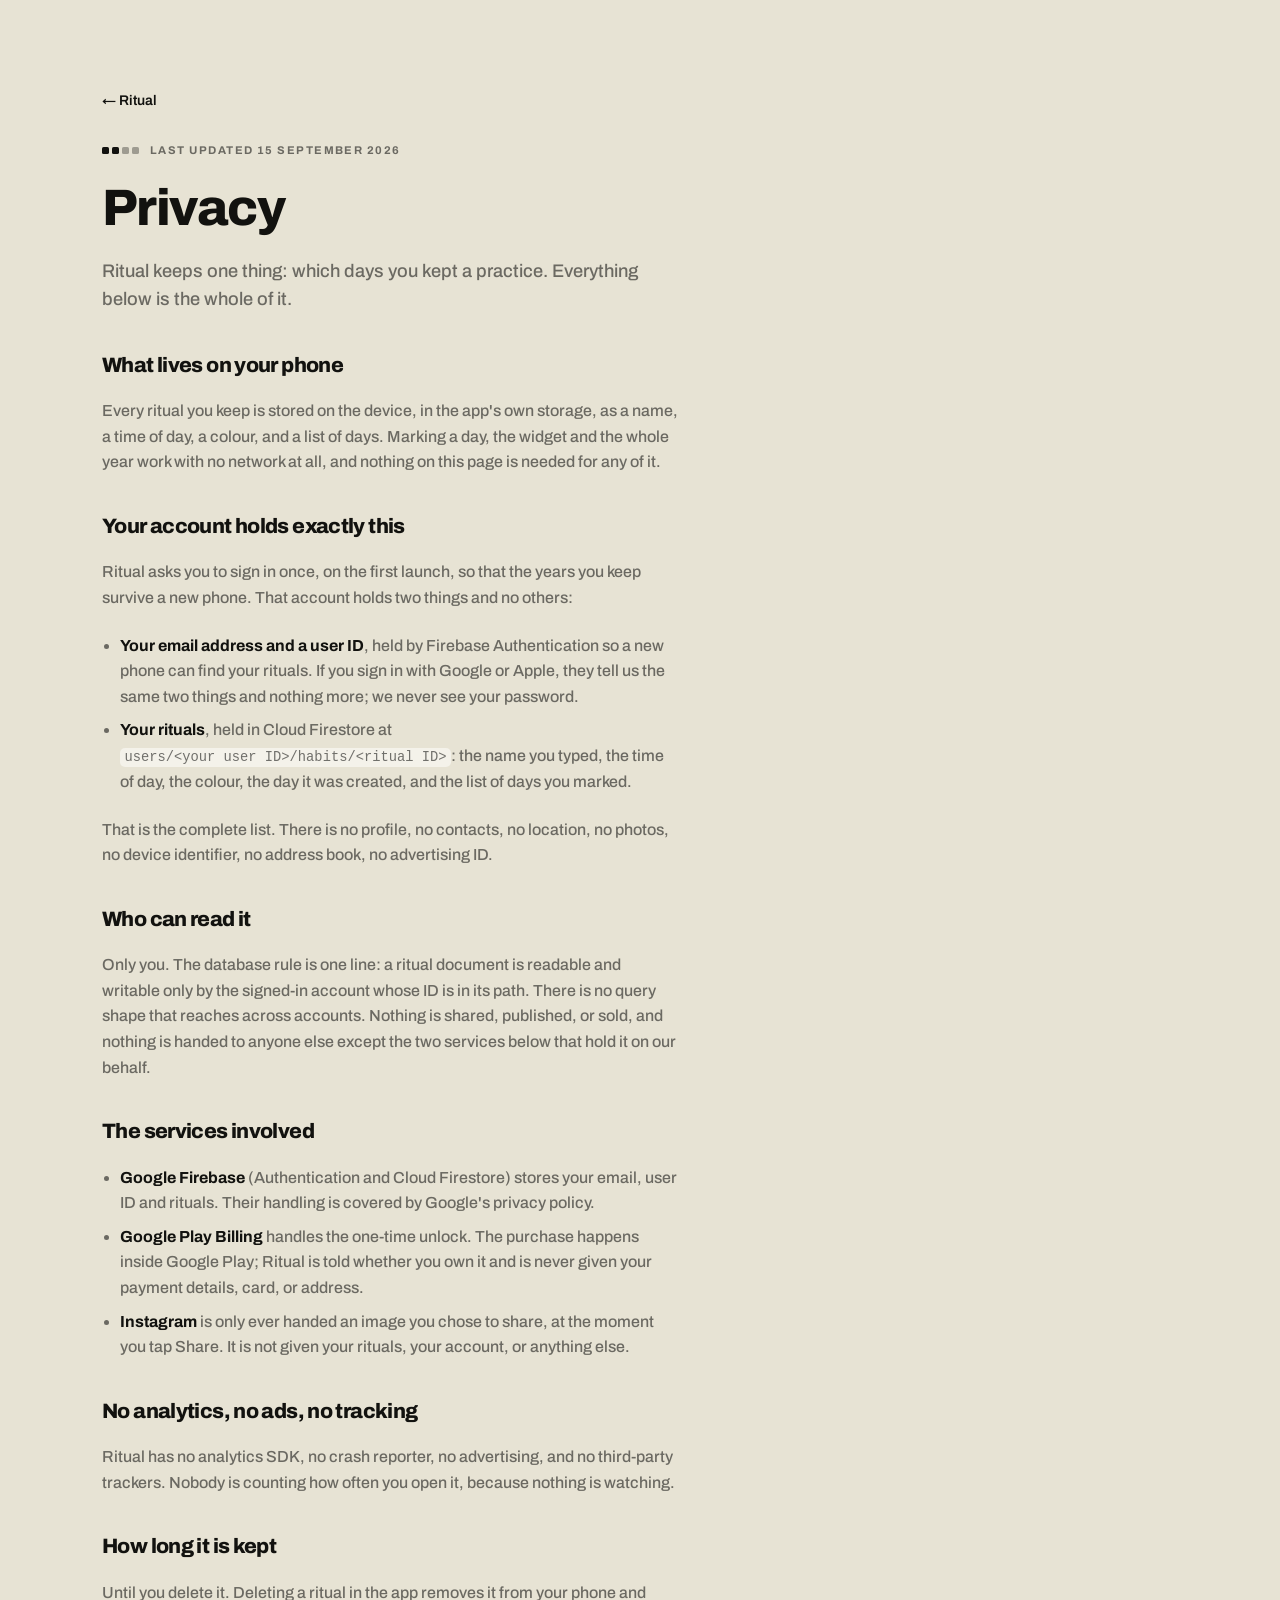
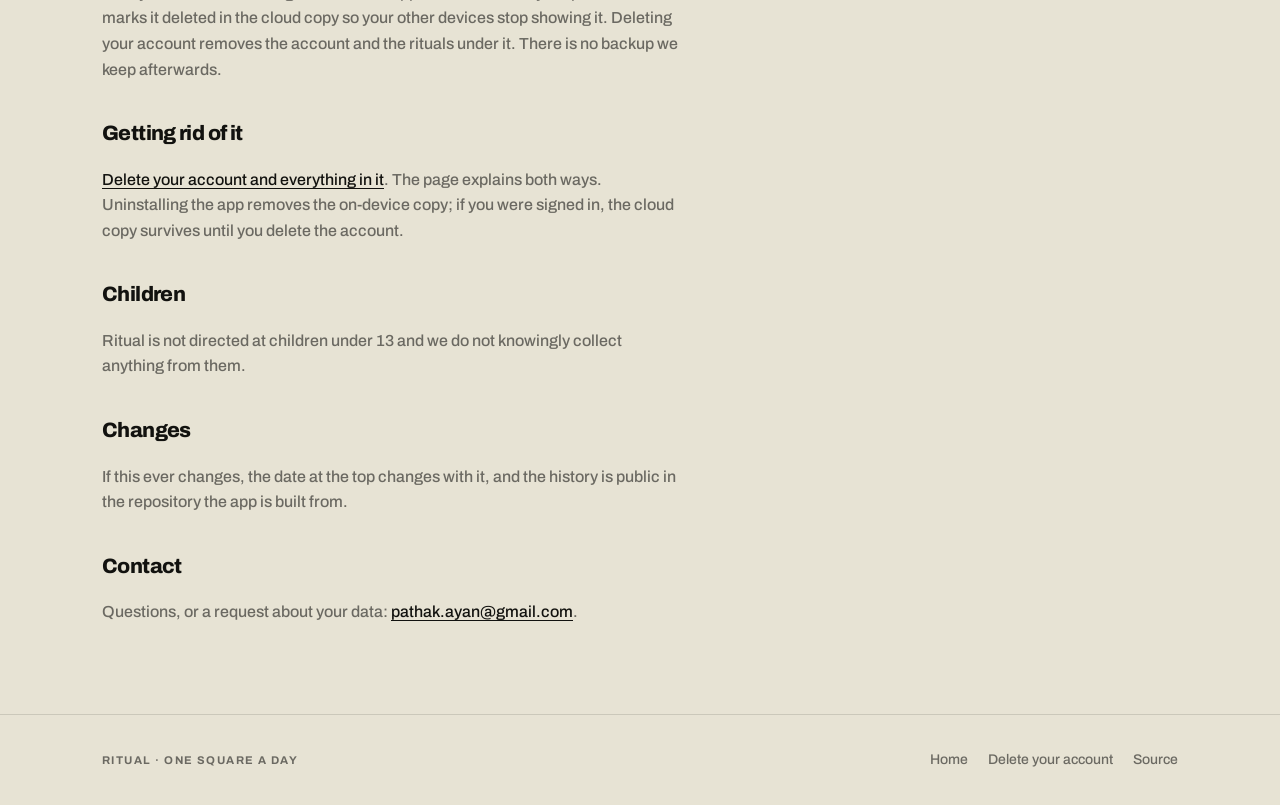
<file: docs/privacy/index.html>
<!doctype html>
<html lang="en">
<head>
<meta charset="utf-8">
<meta name="viewport" content="width=device-width, initial-scale=1">
<title>Privacy · Ritual</title>
<meta name="description" content="What Ritual stores, where it goes, and how to get rid of it.">
<meta name="theme-color" content="#E7E3D4" media="(prefers-color-scheme: light)">
<meta name="theme-color" content="#16150F" media="(prefers-color-scheme: dark)">
<link rel="icon" href="../assets/favicon.svg" type="image/svg+xml">
<link rel="preconnect" href="https://fonts.gstatic.com" crossorigin>
<link rel="stylesheet" href="https://fonts.googleapis.com/css2?family=Archivo:wght@500;600;800&display=swap">
<link rel="stylesheet" href="../assets/site.css">
</head>
<body>

<div class="wrap">
  <section>
    <div class="prose">
      <a class="backlink" href="../">← Ritual</a>

      <div class="eyebrow" style="margin:0">
        <span class="mark" aria-hidden="true"><i class="on"></i><i class="on"></i><i></i><i></i></span>
        <p class="caps">Last updated 15 September 2026</p>
      </div>

      <h1 style="font-size:clamp(2.2rem,6vw,3.2rem)">Privacy</h1>

      <p class="lede">
        Ritual keeps one thing: which days you kept a practice. Everything
        below is the whole of it.
      </p>

      <h2>What lives on your phone</h2>
      <p class="soft">
        Every ritual you keep is stored on the device, in the app's own
        storage, as a name, a time of day, a colour, and a list of days.
        Marking a day, the widget and the whole year work with no network at
        all, and nothing on this page is needed for any of it.
      </p>

      <h2>Your account holds exactly this</h2>
      <p class="soft">
        Ritual asks you to sign in once, on the first launch, so that the
        years you keep survive a new phone. That account holds two things and
        no others:
      </p>
      <ul>
        <li><b>Your email address and a user ID</b>, held by Firebase
          Authentication so a new phone can find your rituals. If you sign in
          with Google or Apple, they tell us the same two things and nothing
          more; we never see your password.</li>
        <li><b>Your rituals</b>, held in Cloud Firestore at
          <code>users/&lt;your&nbsp;user&nbsp;ID&gt;/habits/&lt;ritual&nbsp;ID&gt;</code>:
          the name you typed, the time of day, the colour, the day it was
          created, and the list of days you marked.</li>
      </ul>
      <p class="soft">
        That is the complete list. There is no profile, no contacts, no
        location, no photos, no device identifier, no address book, no
        advertising ID.
      </p>

      <h2>Who can read it</h2>
      <p class="soft">
        Only you. The database rule is one line: a ritual document is readable
        and writable only by the signed-in account whose ID is in its path.
        There is no query shape that reaches across accounts. Nothing is shared, published, or sold, and nothing is handed to
        anyone else except the two services below that hold it on our behalf.
      </p>

      <h2>The services involved</h2>
      <ul>
        <li><b>Google Firebase</b> (Authentication and Cloud Firestore) stores
          your email, user ID and rituals. Their handling is covered by
          Google's privacy policy.</li>
        <li><b>Google Play Billing</b> handles the one-time unlock. The
          purchase happens inside Google Play; Ritual is told whether you own
          it and is never given your payment details, card, or address.</li>
        <li><b>Instagram</b> is only ever handed an image you chose to share,
          at the moment you tap Share. It is not given your rituals, your
          account, or anything else.</li>
      </ul>

      <h2>No analytics, no ads, no tracking</h2>
      <p class="soft">
        Ritual has no analytics SDK, no crash reporter, no advertising, and no
        third-party trackers. Nobody is counting how often you open it,
        because nothing is watching.
      </p>

      <h2>How long it is kept</h2>
      <p class="soft">
        Until you delete it. Deleting a ritual in the app removes it from your
        phone and marks it deleted in the cloud copy so your other devices
        stop showing it. Deleting your account removes the account and the
        rituals under it. There is no backup we keep afterwards.
      </p>

      <h2>Getting rid of it</h2>
      <p class="soft">
        <a href="../delete-account/">Delete your account and everything in
        it</a>. The page explains both ways. Uninstalling the app removes the
        on-device copy; if you were signed in, the cloud copy survives until
        you delete the account.
      </p>

      <h2>Children</h2>
      <p class="soft">
        Ritual is not directed at children under 13 and we do not knowingly
        collect anything from them.
      </p>

      <h2>Changes</h2>
      <p class="soft">
        If this ever changes, the date at the top changes with it, and the
        history is public in the repository the app is built from.
      </p>

      <h2>Contact</h2>
      <p class="soft">
        Questions, or a request about your data:
        <a href="mailto:pathak.ayan@gmail.com">pathak.ayan@gmail.com</a>.
      </p>

    </div>
  </section>
</div>

<footer>
  <div class="wrap foot">
    <p class="caps">Ritual · one square a day</p>
    <nav>
      <a href="../">Home</a>
      <a href="../delete-account/">Delete your account</a>
      <a href="https://github.com/ayan-pathak/ritual-habit-widget">Source</a>
    </nav>
  </div>
</footer>

</body>
</html>
</file>
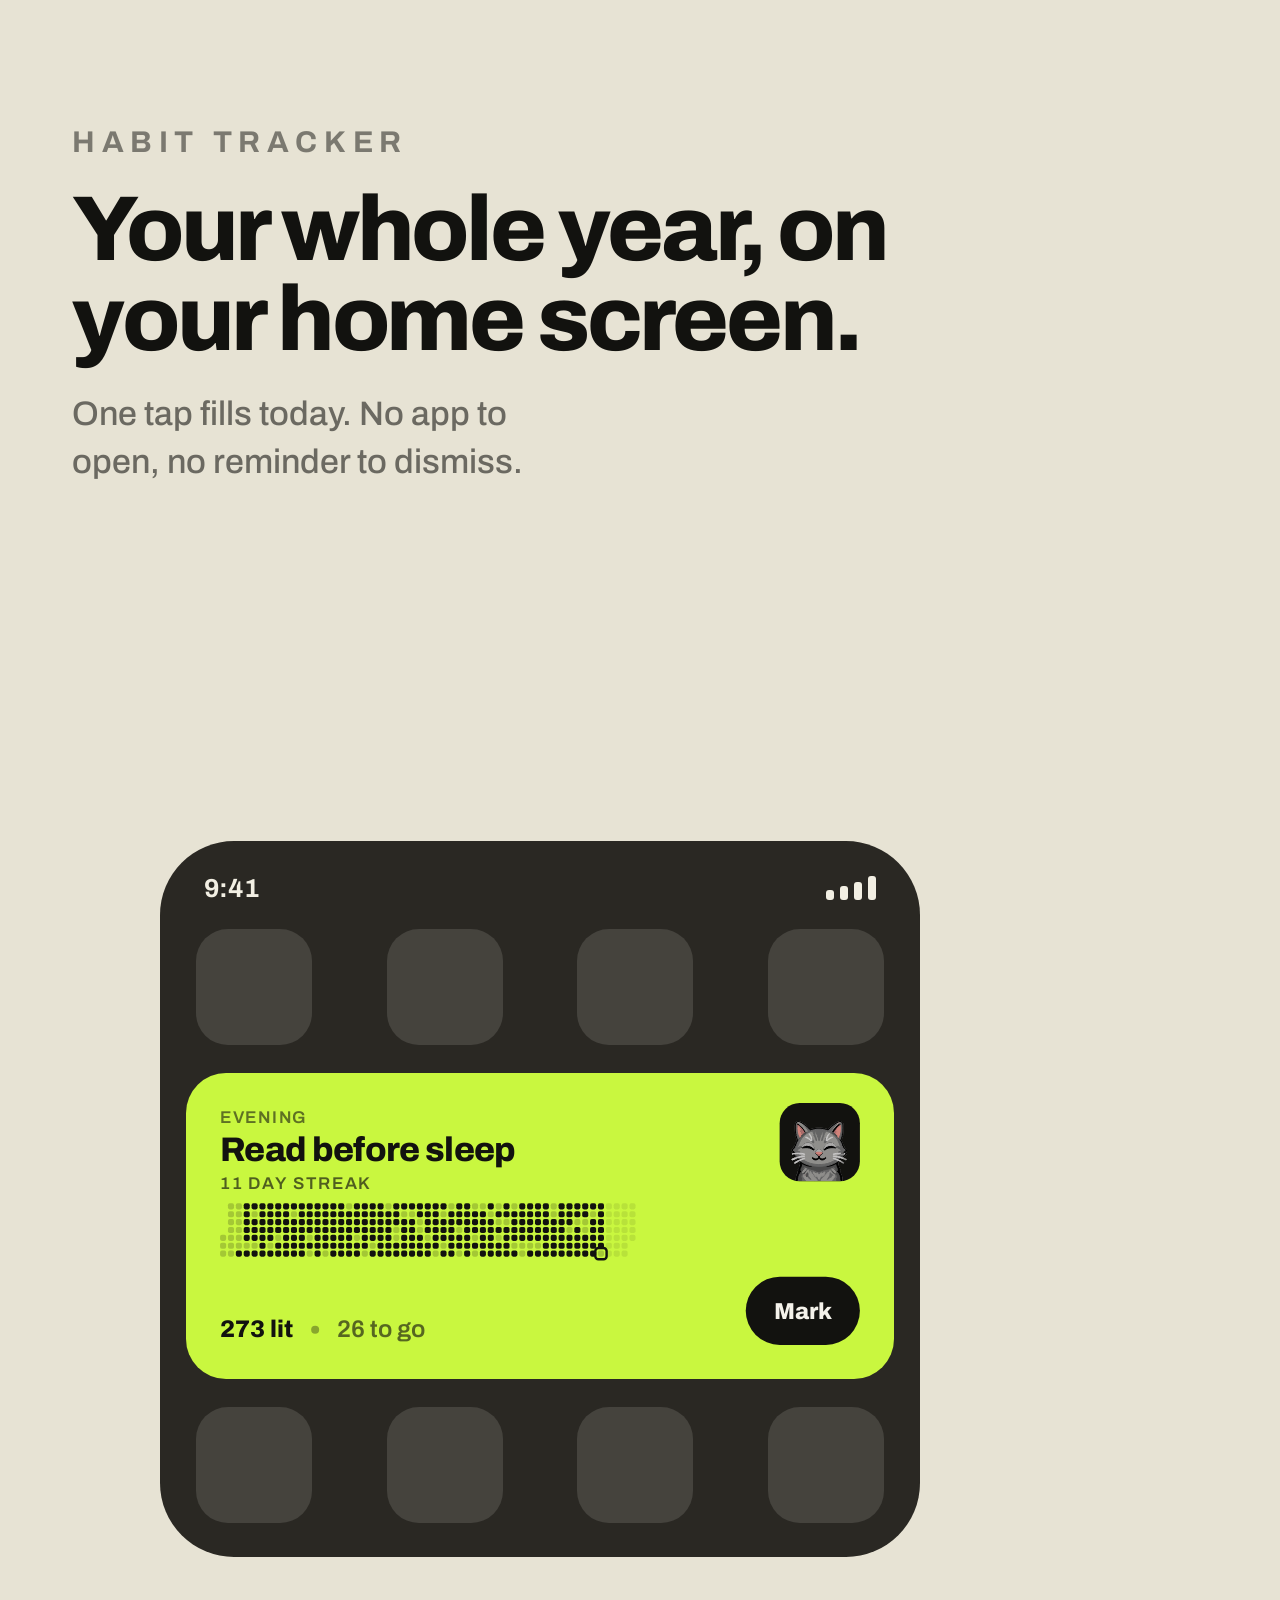
<file: tools/store/assets.html>
<!doctype html>
<html lang="en">
<head>
<meta charset="utf-8">
<title>Ritual store assets</title>

<!--
  Every picture Google Play gets, drawn by the app's own renderers.

  docs/assets/ritual.js is a port of Palette.kt, GridGeo.kt, Habit.kt, Cat.kt,
  SlabRenderer.kt and ShareCardRenderer.kt, so the cards and the cat in these
  assets are the same pixels the phone draws rather than a designer's idea of
  them. Nothing here is a mockup of the product; the product is in the frame.

  One page, one asset at a time: ?a=icon, ?a=feature, ?a=s1 … ?a=s6. The size
  comes from SIZES below and tools/store/shoot.mjs sets the viewport to match,
  so a screenshot of the page is the asset at its exact pixel size.
-->

<link rel="preconnect" href="https://fonts.gstatic.com" crossorigin>
<link rel="stylesheet" href="https://fonts.googleapis.com/css2?family=Archivo:wght@500;600;800&display=swap">
<style>
  :root {
    --cream: #E7E3D4;
    --paper: #F4F2EA;
    --ink:   #12120F;
    --lime:  #C9F73F;
  }
  * { box-sizing: border-box; }
  html, body { margin: 0; padding: 0; height: 100%; }
  body {
    font-family: Archivo, system-ui, sans-serif;
    background: var(--cream);
    color: var(--ink);
    overflow: hidden;
  }
  canvas { display: block; }

  .frame {
    width: 100%; height: 100%;
    display: flex; flex-direction: column;
    overflow: hidden;
  }

  /* ── Screenshots: caption at the top, the product underneath ─────────
     Play shows these at thumbnail size first, so the claim is set large
     enough to survive that and the picture is given the rest. */
  .shot { padding: 96px 72px 72px; background: var(--cream); }
  .shot > :not(.stage) { flex: none; }
  .shot.dark { background: var(--ink); color: var(--paper); }
  .shot .eyebrow {
    font-size: 30px; font-weight: 700; letter-spacing: .22em;
    text-transform: uppercase; opacity: .5; margin-bottom: 26px;
  }
  .shot h1 {
    margin: 0; font-size: 92px; line-height: .98; font-weight: 800;
    letter-spacing: -0.035em; max-width: 15ch;
  }
  .shot .sub {
    margin: 26px 0 0; font-size: 34px; line-height: 1.4; font-weight: 500;
    opacity: .58; max-width: 26ch;
  }
  .stage {
    flex: 1; min-height: 0; margin-top: 64px;
    display: flex; align-items: center; justify-content: center;
  }
  .stage.bottom { align-items: flex-end; }

  /* ── The phone, for the widget and the story ─────────────────────── */
  .phone {
    width: 760px; background: #2A2823; border-radius: 74px;
    padding: 34px 26px; display: flex; flex-direction: column; gap: 28px;
  }
  .phone .bar {
    display: flex; justify-content: space-between; align-items: center;
    padding: 0 18px; font: 700 26px/1 Archivo, sans-serif; color: #F2EFE3;
  }
  .phone .bars { display: flex; gap: 6px; align-items: flex-end; height: 24px; }
  .phone .bars i { width: 8px; border-radius: 3px; background: #F2EFE3; display: block; }
  .icons { display: flex; justify-content: space-between; padding: 0 10px; }
  .icons i {
    width: 116px; height: 116px; border-radius: 32px;
    background: rgba(244, 242, 234, .13); display: block;
  }
  .phone canvas { width: 100%; border-radius: 40px; }

  /* The story sits in a phone with no home screen around it. */
  .story-phone {
    width: 620px; background: #2A2823; border-radius: 74px; padding: 18px;
  }
  .story { position: relative; border-radius: 58px; overflow: hidden; background: var(--cream); }
  .story canvas { width: 100%; }
  .story .chrome {
    position: absolute; left: 0; right: 0; padding: 22px 24px;
    background: rgba(18, 18, 15, .38);
    display: flex; flex-direction: column; gap: 18px;
  }
  .story .chrome.top { top: 0; }
  .story .chrome.bottom { bottom: 0; flex-direction: row; align-items: center; }
  .story .segs { display: flex; gap: 6px; }
  .story .segs i { flex: 1; height: 5px; border-radius: 999px; background: rgba(255,255,255,.35); }
  .story .segs i.on { background: #fff; }
  .story .who { display: flex; align-items: center; gap: 16px; }
  .story .av { width: 48px; height: 48px; border-radius: 999px; background: rgba(255,255,255,.6); }
  .story .name { font: 600 21px/1 Archivo, sans-serif; color: #fff; }
  .story .when { font: 600 21px/1 Archivo, sans-serif; color: rgba(255,255,255,.6); }
  .story .reply {
    flex: 1; border-radius: 999px; padding: 18px 26px;
    box-shadow: inset 0 0 0 2px rgba(255,255,255,.5);
    font: 600 21px/1 Archivo, sans-serif; color: rgba(255,255,255,.8);
  }

  .cards { display: flex; flex-direction: column; gap: 34px; width: 100%; }
  .cards canvas { width: 100%; border-radius: 44px; }
  .tally {
    display: flex; gap: 70px; margin-bottom: 34px;
    font-variant-numeric: tabular-nums;
  }
  .figure { display: flex; flex-direction: column; gap: 8px; }
  .figure b { font-size: 88px; font-weight: 800; letter-spacing: -0.04em; line-height: 1; }
  .figure span {
    font-size: 25px; font-weight: 700; letter-spacing: .16em;
    text-transform: uppercase; opacity: .5;
  }

  .price { display: flex; align-items: baseline; gap: 28px; }
  .price b { font-size: 150px; font-weight: 800; letter-spacing: -0.05em; line-height: 1; }
  .price span { font-size: 40px; font-weight: 700; opacity: .55; }
  .rule { height: 2px; background: currentColor; opacity: .14; margin: 46px 0; }
  .lines { display: flex; flex-direction: column; gap: 22px; font-size: 34px; }
  .lines div { display: flex; align-items: center; gap: 22px; }
  .lines i {
    width: 22px; height: 22px; border-radius: 6px; background: var(--lime);
    display: block; flex: none;
  }

  /* ── Icon: the launcher's own geometry, at store size ─────────────── */
  .icon { width: 100%; height: 100%; background: var(--lime); }

  /* ── Feature graphic ─────────────────────────────────────────────── */
  .feature {
    width: 100%; height: 100%; background: var(--lime); color: var(--ink);
    display: flex; flex-direction: row; align-items: center;
    padding: 0 0 0 76px; gap: 40px;
    overflow: hidden;
  }
  .feature h1 {
    margin: 0; font-size: 104px; font-weight: 800; letter-spacing: -0.045em;
    line-height: .95;
  }
  .feature p {
    margin: 20px 0 0; font-size: 33px; font-weight: 600; opacity: .62;
    max-width: 17ch; line-height: 1.25;
  }
  .feature .art { margin-left: auto; align-self: flex-end; display: flex; }
</style>
</head>
<body>

<div id="root" class="frame"></div>

<script src="../../docs/assets/mochi.js"></script>
<script src="../../docs/assets/ritual.js"></script>
<script>
(() => {
"use strict";

/** Every asset Play asks for, at the size it asks for it. */
const SIZES = {
  icon:    [512, 512],
  feature: [1024, 500],
  s1: [1080, 1920], s2: [1080, 1920], s3: [1080, 1920],
  s4: [1080, 1920], s5: [1080, 1920], s6: [1080, 1920],
};

const which = new URLSearchParams(location.search).get("a") || "s1";
const [W, H] = SIZES[which];
for (const node of [document.documentElement, document.body]) {
  node.style.width = W + "px";
  node.style.height = H + "px";
}

/* ── A year that looks lived in ────────────────────────────────────────
   Each of these gets its own seed, so six cards side by side read as six
   people's years rather than one pattern in six colours. */
function model(o) {
  const now = new Date(), year = now.getFullYear();
  const jan = Date.UTC(year, 0, 1);
  const today = Math.floor(Date.UTC(year, now.getMonth(), now.getDate()) / 86400000);
  const doy = Math.floor((Date.UTC(year, now.getMonth(), now.getDate()) - jan) / 86400000) + 1;
  const len = (year % 4 === 0 && year % 100 !== 0) || year % 400 === 0 ? 366 : 365;
  const hash = d => {
    const x = Math.sin(d * 127.1 + (o.seed || 3) * 97.3) * 43758.5453;
    return x - Math.floor(x);
  };
  const from = Math.max(1, Math.round(doy * (1 - (o.span == null ? .95 : o.span))));
  const done = new Set();
  for (let d = from; d <= doy; d++) if (hash(d) < (o.pct == null ? .82 : o.pct)) done.add(d);
  const run = o.run == null ? 9 : o.run;
  for (let d = doy - run + 1; d <= doy; d++) if (d >= 1) done.add(d);
  if (!o.marked) done.delete(doy);

  let streak = 0;
  for (let d = o.marked ? doy : doy - 1; d >= 1 && done.has(d); d--) streak++;
  let best = 0, runLen = 0;
  for (let d = 1; d <= doy; d++) {
    if (done.has(d)) { runLen++; if (runLen > best) best = runLen; } else runLen = 0;
  }

  return {
    m: {
      title: o.title || "Read before sleep", slot: o.slot || "Evening",
      accent: Ritual.accentAt(o.accent || 0),
      year, today, doneDaysOfYear: done, streak,
      totalDone: done.size, remaining: len - doy,
      doneToday: !!o.marked, mood: o.marked ? "pleased" : "resting",
    },
    days: done.size, best, doy, left: len - doy,
  };
}

/** A card canvas at a given pixel width. */
function card(width, opts, cfg) {
  const c = document.createElement("canvas");
  const ratio = (cfg && cfg.ratio) || 353 / 172;
  const h = Math.round(width / ratio);
  c.width = width; c.height = h;
  c.style.width = width + "px";
  Ritual.Slab.draw(c.getContext("2d"), width, h,
                   opts.m ? opts.m : opts, Object.assign({ scale: width / 353 }, cfg || {}));
  return c;
}

/** Mochi standing on the bottom edge of whatever holds him. */
function cat(height, mood) {
  const c = document.createElement("canvas");
  const w = Math.ceil(Ritual.Cat.widthFor(height));
  c.width = w; c.height = Math.ceil(height);
  c.style.width = w + "px"; c.style.height = Math.ceil(height) + "px";
  Ritual.Cat.draw(c.getContext("2d"), 0, 0, height, mood || "pleased", 1);
  return c;
}

const el = (tag, cls, html) => {
  const n = document.createElement(tag);
  if (cls) n.className = cls;
  if (html != null) n.innerHTML = html;
  return n;
};

/** Caption block, then a stage for the picture. */
function shot(opts) {
  const root = document.getElementById("root");
  root.classList.add("shot");
  if (opts.dark) root.classList.add("dark");
  if (opts.eyebrow) root.append(el("p", "eyebrow", opts.eyebrow));
  root.append(el("h1", null, opts.title));
  if (opts.sub) root.append(el("p", "sub", opts.sub));
  const stage = el("div", "stage" + (opts.bottom ? " bottom" : ""));
  root.append(stage);
  return stage;
}

function phone(cardCanvas) {
  const box = el("div", "phone");
  const bar = el("div", "bar", "<span>9:41</span>");
  const bars = el("span", "bars");
  [10, 14, 18, 24].forEach(h => {
    const i = document.createElement("i");
    i.style.height = h + "px";
    bars.append(i);
  });
  bar.append(bars);
  const row = () => {
    const r = el("div", "icons");
    for (let i = 0; i < 4; i++) r.append(document.createElement("i"));
    return r;
  };
  box.append(bar, row(), cardCanvas, row());
  return box;
}

/* ── The assets ────────────────────────────────────────────────────── */
const build = {

  /**
   * The launcher icon at store size, off tools/mochi.py's own numbers: the
   * head box, centred at (54, 52) of the 108 canvas. The store icon and the
   * icon on the phone are the same drawing at two sizes.
   *
   * The width is the one thing that differs, and it has to. A launcher masks
   * the icon to a circle, so mochi.py sizes the head to the 66dp that always
   * survives and lets the chest run off the canvas to be cropped. Play masks
   * nothing but the corners, so the same number leaves a band of lime under
   * his chest and he floats in the square. He is meant to grow out of the
   * bottom edge of whatever holds him, so here the head is wider and the
   * chest runs off the bottom the way the mask would have cut it.
   */
  icon() {
    const K = 512 / 108;
    const HEAD = [69.9, 7.4, 794.8, 644.3];
    const s = (76 / (HEAD[2] - HEAD[0])) * K;
    const cx = (HEAD[0] + HEAD[2]) / 2, cy = (HEAD[1] + HEAD[3]) / 2;

    const c = document.createElement("canvas");
    c.width = 512; c.height = 512;
    c.style.width = "512px"; c.style.height = "512px";
    const ctx = c.getContext("2d");
    ctx.fillStyle = Ritual.LIME;
    ctx.fillRect(0, 0, 512, 512);
    Ritual.Cat.draw(ctx, 54 * K - s * cx, 52 * K - s * cy,
                    s * Ritual.Cat.VH, "pleased", 1);
    const root = document.getElementById("root");
    root.classList.add("icon");
    root.append(c);
  },

  feature() {
    const root = document.getElementById("root");
    root.classList.add("feature");
    const copy = el("div");
    copy.append(el("h1", null, "Ritual"));
    copy.append(el("p", null, "A year of habits, on your home screen."));
    const art = el("div", "art");
    art.append(cat(400, "pleased"));
    root.append(copy, art);
  },

  // 1. What it is and where it lives.
  s1() {
    const stage = shot({
      eyebrow: "Habit tracker",
      title: "Your whole year, on your home screen.",
      sub: "One tap fills today. No app to open, no reminder to dismiss.",
    });
    stage.append(phone(card(708, model({ marked: false, run: 9 }),
                           { action: true, ratio: 361 / 156 })));
  },

  // 2. The flip, which is the whole reward.
  s2() {
    const stage = shot({
      eyebrow: "One tap a day",
      title: "Tap it, and the card flips to ink.",
      sub: "A glance at your home screen tells you what you have already done today.",
    });
    const wrap = el("div", "cards");
    wrap.append(card(936, model({ marked: false, run: 9 })));
    wrap.append(card(936, model({ marked: true, run: 9 })));
    stage.append(wrap);
  },

  // 3. The thing every other tracker punishes you for.
  s3() {
    const y = model({ marked: true, run: 21, span: .96, pct: .74 });
    const stage = shot({
      eyebrow: "No streaks to break",
      title: "Miss a day. Nothing resets.",
      sub: "That day stays empty and every other square stays exactly where it was.",
    });
    const wrap = el("div", "cards");
    const tally = el("div", "tally");
    [[y.days, "days kept"], [y.best, "longest run"], [y.left, "squares left"]]
      .forEach(([n, label]) => {
        const f = el("div", "figure");
        f.append(el("b", null, String(n)), el("span", null, label));
        wrap.append();
        tally.append(f);
      });
    wrap.append(tally, card(936, y, { ratio: 353 / 150 }));
    stage.append(wrap);
  },

  // 4. What the $4.99 buys, shown rather than stated.
  s4() {
    const stage = shot({
      eyebrow: "As many as you like",
      title: "Every habit gets its own colour.",
      sub: "And its own time of day, and its own widget.",
    });
    const wrap = el("div", "cards");
    [
      { title: "Morning run",     slot: "Morning", accent: 1, seed: 11, run: 3,  span: .62, pct: .71 },
      { title: "Practice guitar", slot: "Evening", accent: 2, seed: 19, run: 14, span: .81, pct: .9 },
      { title: "No phone in bed", slot: "Night",   accent: 3, seed: 27, run: 5,  span: .44, pct: .66 },
    ].forEach(o => wrap.append(card(872, model(o))));
    stage.append(wrap);
  },

  // 5. Proof, which is what makes people keep going.
  s5() {
    const stage = shot({
      eyebrow: "Share it",
      title: "Proof you can put in front of someone.",
      sub: "One tap turns your year into a story card for Instagram.",
    });
    const box = el("div", "story-phone");
    const story = el("div", "story");
    const c = document.createElement("canvas");
    const w = 584, h = Math.round(w * (Ritual.Story.H / Ritual.Story.W));
    c.width = w; c.height = h;
    Ritual.Story.paint(c, h, model({ marked: true, run: 10 }).m);
    c.style.width = w + "px";
    const top = el("div", "chrome top");
    const segs = el("span", "segs", "<i class='on'></i><i></i><i></i><i></i>");
    const who = el("span", "who",
      "<span class='av'></span><span class='name'>your story</span><span class='when'>now</span>");
    top.append(segs, who);
    const bottom = el("div", "chrome bottom");
    bottom.append(el("span", "reply", "Send message"));
    story.append(top, c, bottom);
    box.append(story);
    stage.append(box);
  },

  // 6. The price, said plainly, with the cat who has been there all along.
  s6() {
    const stage = shot({
      dark: true,
      eyebrow: "Pricing",
      title: "Pay once. Or never.",
      bottom: true,
    });
    const root = document.getElementById("root");
    const block = el("div");
    block.style.cssText = "margin-top:40px";
    const price = el("div", "price");
    price.append(el("b", null, "$4.99"), el("span", null, "one time, for unlimited habits"));
    const lines = el("div", "lines");
    [
      "Your first habit is free, forever",
      "No subscription and no renewal",
      "No ads, no trackers, no notifications",
    ].forEach(t => {
      const d = el("div");
      d.append(el("i"), el("span", null, t));
      lines.append(d);
    });
    block.append(price, el("div", "rule"), lines);
    root.insertBefore(block, stage);
    stage.append(cat(520, "pleased"));
  },
};

// Archivo has to be real before anything measures text, or the cards come
// out laid to a fallback and the captions reflow after the shutter.
const ready = document.fonts
  ? document.fonts.load("800 92px Archivo")
      .then(() => document.fonts.load("700 30px Archivo"))
      .then(() => document.fonts.ready)
  : Promise.resolve();

ready.then(() => {
  build[which]();
  document.body.dataset.done = "true";
}, () => {
  build[which]();
  document.body.dataset.done = "true";
});
})();
</script>
</body>
</html>
</file>
<file: docs/assets/site.css>
/* ══════════════════════════════════════════════════════════════════════
   Ritual, the site.

   Same palette and same type as the app, set soberly. The app is allowed
   to be playful because you have already paid for it. This page is asking
   someone for money, so lime is an accent here, not a ground: it appears
   on the product itself, on the thing you are meant to click, and nowhere
   else.

   Tokens come from Palette.kt and Theme.kt. Light and dark are declared
   three times over on purpose: the bare :root carries the whole light
   palette, the media query covers the viewer who never chose, and the
   [data-theme] block lets an explicit choice win in both directions.
   ══════════════════════════════════════════════════════════════════════ */

:root {
  --page:    #E7E3D4;
  --surface: #F4F2EA;
  --ink:     #12120F;
  --on-ink:  #F4F2EA;
  --ink-soft:  rgba(18, 18, 15, .58);
  --ink-faint: rgba(18, 18, 15, .34);
  --rule:      rgba(18, 18, 15, .13);
  --bar-bg:    rgba(231, 227, 212, .88);

  /* Ritual colours, unchanged from the app. */
  --lime:   #C9F73F;
  --red:    #E5331C;
  --butter: #EDE55C;
  --orange: #F26A1B;
  --on-lime: #12120F;

  /* Fixed in both themes. The close is a dark band the way the app's own
     colour blocks are: --ink flips with the theme, so a band built on it
     turns cream in dark mode and takes its white text down with it. */
  --slab:    #12120F;
  --on-slab: #F4F2EA;
  --on-slab-soft:  rgba(244, 242, 234, .74);
  --on-slab-faint: rgba(244, 242, 234, .55);

  --gutter: 22px;
  --measure: 36rem;
}

@media (prefers-color-scheme: dark) {
  :root:not([data-theme="light"]) {
    --page:    #16150F;
    --surface: #232117;
    --ink:     #EDE9DA;
    --on-ink:  #16150F;
    --ink-soft:  rgba(237, 233, 218, .58);
    --ink-faint: rgba(237, 233, 218, .34);
    --rule:      rgba(237, 233, 218, .14);
    --bar-bg:    rgba(22, 21, 15, .88);
  }
}

:root[data-theme="dark"] {
  --page:    #16150F;
  --surface: #232117;
  --ink:     #EDE9DA;
  --on-ink:  #16150F;
  --ink-soft:  rgba(237, 233, 218, .58);
  --ink-faint: rgba(237, 233, 218, .34);
  --rule:      rgba(237, 233, 218, .14);
  --bar-bg:    rgba(22, 21, 15, .88);
}

/* ── Base ──────────────────────────────────────────────────────────────── */
* { box-sizing: border-box; }
html { -webkit-text-size-adjust: 100%; scroll-behavior: smooth; }
html { scroll-padding-top: 84px; }

body {
  margin: 0;
  font: 500 16px/1.6 Archivo, system-ui, -apple-system, Segoe UI, sans-serif;
  background: var(--page);
  color: var(--ink);
  -webkit-font-smoothing: antialiased;
}

.wrap {
  width: 100%;
  max-width: 1120px;
  margin-inline: auto;
  padding-left: var(--gutter);
  padding-right: var(--gutter);
}

/* ── Type ──────────────────────────────────────────────────────────────
   A tighter scale than the app's marketing voice used to run at. Serious
   is mostly this: display type that stops before it starts shouting. */
h1, h2, h3 {
  margin: 0;
  font-weight: 800;
  letter-spacing: -0.03em;
  line-height: 1.04;
  text-wrap: balance;
}
h1 { font-size: clamp(2.3rem, 5.2vw, 3.5rem); }
h2 { font-size: clamp(1.7rem, 3.6vw, 2.4rem); line-height: 1.08; }
h3 { font-size: 1.12rem; letter-spacing: -0.02em; line-height: 1.25; }

p { margin: 0; max-width: var(--measure); }
.lede { font-size: clamp(1.02rem, 1.5vw, 1.14rem); color: var(--ink-soft); line-height: 1.55; }
.soft { color: var(--ink-soft); }
.faint { color: var(--ink-faint); }
.small { font-size: .875rem; line-height: 1.55; }

.caps {
  margin: 0;
  font-size: .7rem; font-weight: 700;
  letter-spacing: .13em; text-transform: uppercase;
  color: var(--ink-soft);
}

a { color: inherit; }
a:focus-visible, button:focus-visible, canvas:focus-visible, input:focus-visible {
  outline: 2px solid var(--ink);
  outline-offset: 3px;
  border-radius: 4px;
}

/* Four squares, two filled: the app's own mark. */
.mark { display: inline-flex; gap: 3px; align-items: center; }
.mark i {
  width: 7px; height: 7px; border-radius: 1.6px;
  background: var(--ink-faint); display: block;
}
.mark i.on { background: var(--ink); }
.eyebrow { display: flex; align-items: center; gap: 11px; margin-bottom: 14px; }

section { padding-block: clamp(52px, 7vw, 92px); }
.wrap > section + section { border-top: 1px solid var(--rule); }

/* A section's opening block: label, headline, one paragraph of why. */
.head { display: flex; flex-direction: column; gap: 14px; max-width: 42rem; }
.head + * { margin-top: clamp(28px, 4vw, 46px); }

.stack { display: flex; flex-direction: column; gap: 16px; align-items: flex-start; }
.split {
  display: grid; gap: clamp(26px, 5vw, 60px);
  grid-template-columns: minmax(0, 1fr) minmax(0, 1fr);
  align-items: center;
}
@media (max-width: 860px) { .split { grid-template-columns: minmax(0, 1fr); } }
@media (max-width: 860px) { .split.reverse > :first-child { order: 2; } }

/* ── Arriving ──────────────────────────────────────────────────────────
   The .js class is set in the head, before the first paint, and only for a
   viewer who has not asked for less motion. Without it every rule here is
   inert and the page renders finished. */
.js [data-reveal] { opacity: 0; transform: translateY(18px); }
.js [data-reveal].in {
  opacity: 1; transform: none;
  transition: opacity .6s ease, transform .75s cubic-bezier(.2, .75, .25, 1);
}

/* The first screen deals itself out rather than arriving all at once: claim,
   then the thing itself, then the buttons, which is also the order it wants
   to be read in. */
.js .hero-copy[data-reveal] { transition-delay: .04s; }
.js .hero-art[data-reveal]  { transition-delay: .2s; }
.js .hero-get[data-reveal]  { transition-delay: .34s; }

/* A section's text leads its picture by a beat. */
.js .split .stack[data-reveal] { transition-delay: .06s; }
.js .split .stage[data-reveal],
.js .split .story-holder[data-reveal],
.js .split .mochi-slab[data-reveal] { transition-delay: .16s; }

/* ── Buttons ───────────────────────────────────────────────────────────── */
.btn {
  display: inline-flex; align-items: center; justify-content: center;
  padding: 13px 24px; border: 0; border-radius: 999px;
  background: var(--ink); color: var(--on-ink);
  font: 800 .98rem/1 Archivo, system-ui, sans-serif;
  letter-spacing: -0.01em; text-decoration: none; cursor: pointer;
}
.btn.tight { padding: 9px 17px; font-size: .86rem; }
.btn { transition: transform .16s ease; }
.btn:hover { transform: translateY(-1px); }
.btn:active { transform: translateY(1px); }

/* ── Store buttons ─────────────────────────────────────────────────────
   The shape everybody already knows, so nobody has to work out what the
   thing does. One markup block, three placements, and the hrefs are set
   in one place in index.html. */
.stores { display: flex; flex-wrap: wrap; gap: 12px; }
.stores.center { justify-content: flex-start; }

.store {
  position: relative;
  display: inline-flex; align-items: center; gap: 11px;
  padding: 11px 20px 11px 17px;
  border-radius: 14px;
  background: var(--ink); color: var(--on-ink);
  text-decoration: none;
}
.store .glyph { width: 23px; height: 23px; flex: none; }
.store span { display: flex; flex-direction: column; line-height: 1.15; }
.store i {
  font-style: normal; font-size: .64rem; font-weight: 600;
  letter-spacing: .1em; text-transform: uppercase; opacity: .72;
}
.store b { font-size: 1.04rem; font-weight: 800; letter-spacing: -0.025em; }
.store { transition: transform .16s ease; }
.store:hover { transform: translateY(-2px); }
.store:active { transform: translateY(1px); }

/* Paper on ink, for the dark close. Fixed, because the band it sits on is. */
.store.light { background: var(--on-slab); color: var(--slab); }

/* Until a listing exists. Better than a button that silently does nothing. */
.store[data-soon]::after {
  content: "Soon";
  position: absolute; top: -8px; right: -8px;
  background: var(--lime); color: var(--on-lime);
  font-size: .58rem; font-weight: 800; letter-spacing: .1em;
  text-transform: uppercase;
  padding: 3px 7px; border-radius: 999px;
  animation: soon 3.4s ease-in-out infinite;
}
@keyframes soon {
  0%, 82%, 100% { transform: none; }
  88%           { transform: translateY(-2px) rotate(-3deg); }
  94%           { transform: translateY(0) rotate(2deg); }
}

/* ── Sticky bar ────────────────────────────────────────────────────────── */
.bar {
  position: sticky; top: 0; z-index: 20;
  background: var(--bar-bg);
  backdrop-filter: blur(10px);
  border-bottom: 1px solid transparent;
  transition: border-color .25s ease, box-shadow .25s ease;
}
/* Only once the page has moved under it: a rule under the bar at the top of
   an untouched page is a line for its own sake. */
.bar.stuck {
  border-bottom-color: var(--rule);
  box-shadow: 0 6px 20px -18px rgba(18, 18, 15, .7);
}

/* The mark is the product in miniature, so it keeps a day now and then. */
.brand .mark i:nth-child(4) { animation: keepaday 9s ease-in-out infinite; }
@keyframes keepaday {
  0%, 62%   { background: var(--ink-faint); transform: none; }
  68%       { background: var(--ink); transform: scale(1.35); }
  74%, 100% { background: var(--ink); transform: none; }
}
.brand:hover .mark i { background: var(--ink); transition: background .18s ease; }
.bar-inner {
  display: flex; align-items: center; gap: 20px;
  padding-block: 12px;
}
.brand {
  display: inline-flex; align-items: center; gap: 10px;
  font-weight: 800; letter-spacing: -0.03em; font-size: 1.12rem;
  text-decoration: none;
}
.bar-links { display: flex; gap: 22px; margin-left: auto; }
.bar-links a {
  text-decoration: none; font-size: .9rem; font-weight: 600;
  color: var(--ink-soft);
}
.bar-links a:hover { color: var(--ink); }
.bar .btn { flex: none; }
@media (max-width: 760px) {
  .bar-links { display: none; }
  .bar .btn { margin-left: auto; }
}

/* ── Hero ──────────────────────────────────────────────────────────────
   Claim on the left, the product itself on the right. No lime ground: the
   only lime in the first screen is the widget, which is the thing being
   sold. */
.hero { padding-block: clamp(44px, 6vw, 84px) clamp(40px, 5vw, 72px); }
.hero-grid {
  display: grid;
  gap: 24px clamp(34px, 5vw, 64px);
  grid-template-columns: minmax(0, 1.05fr) minmax(0, .95fr);
  grid-template-areas: "copy art" "get art";
  align-content: center;
}
.hero-copy { grid-area: copy; display: flex; flex-direction: column; gap: 20px; align-items: flex-start; }
.hero-copy .lede { max-width: 30rem; }
.hero-get { grid-area: get; display: flex; flex-direction: column; gap: 16px; align-items: flex-start; }
.hero-fine { max-width: 26rem; }
.hero-art { grid-area: art; display: flex; flex-direction: column; align-items: center; gap: 14px; }
.caption {
  font-size: .8rem; color: var(--ink-faint); text-align: center;
  max-width: 21rem; line-height: 1.5;
}
/* On a phone: what it is, then what it looks like, then the two buttons. */
@media (max-width: 860px) {
  .hero-grid {
    grid-template-columns: minmax(0, 1fr);
    grid-template-areas: "copy" "art" "get";
    gap: 28px;
  }
  .hero-art { margin-inline: auto; }
}

/* ── Trust strip ───────────────────────────────────────────────────────── */
.strip { background: var(--surface); border-block: 1px solid var(--rule); }
.strip-inner {
  display: flex; flex-wrap: wrap; gap: 10px 34px;
  padding-block: 16px;
  font-size: .8rem; font-weight: 700;
  letter-spacing: .06em; text-transform: uppercase;
  color: var(--ink-soft);
}
.strip-inner span { display: inline-flex; align-items: center; gap: 9px; }
.strip-inner span::before {
  content: ""; width: 7px; height: 7px; border-radius: 1.6px;
  background: var(--ink); flex: none;
}

/* ── Phone, for the hero shot ──────────────────────────────────────────── */
.phone {
  width: min(366px, 100%);
  background: #2A2823;
  border-radius: 34px;
  padding: 16px 13px;
  display: flex; flex-direction: column; gap: 14px;
  box-shadow: 0 0 0 1px rgba(18, 18, 15, .14);
}
.phone > * { flex: none; }
.phone .bar-row {
  display: flex; justify-content: space-between; align-items: center;
  padding: 0 8px 2px;
  font: 700 12px/1 Archivo, system-ui, sans-serif; color: #F2EFE3;
}
.phone .bars { display: flex; gap: 3px; align-items: flex-end; height: 11px; }
.phone .bars i { width: 4px; border-radius: 1.4px; background: #F2EFE3; display: block; }
.icons { display: flex; justify-content: space-between; padding: 0 4px; }
.icons i {
  width: 58px; height: 58px; border-radius: 15px;
  background: rgba(244, 242, 234, .13); display: block;
}
.widget-shot { width: 100%; border-radius: 20px; }

/* ── Live cards ────────────────────────────────────────────────────────── */
canvas { display: block; max-width: 100%; }
.card-live { width: 100%; border-radius: 22px; }
#card { cursor: pointer; }
.card-frame { border-radius: 26px; }

/* The tappable card with a cat leaning on its bottom edge. */
.stage { position: relative; padding-bottom: 56px; }
/* On the right, because the card's tally sits bottom left and a cat over a
   number is a cat that cost you the number. */
.stage-cat {
  position: absolute; right: 18px; bottom: 0;
  height: 122px;
  display: flex; align-items: flex-end;
  pointer-events: none;
}
.stage-cat canvas { cursor: default; height: 100%; width: auto; }
@media (max-width: 620px) {
  .stage { padding-bottom: 62px; }
  .stage-cat { height: 104px; right: 10px; }
}

/* ── The year panel ────────────────────────────────────────────────────── */
.year-panel {
  background: var(--surface);
  border: 1px solid var(--rule);
  border-radius: 26px;
  padding: clamp(20px, 3vw, 30px);
  display: flex; flex-direction: column; gap: 22px;
}
.tally { display: flex; flex-wrap: wrap; gap: 16px 48px; }
.figure {
  display: flex; flex-direction: column; gap: 4px;
  font-size: clamp(1.9rem, 4vw, 2.6rem); font-weight: 800;
  letter-spacing: -0.04em; line-height: 1;
  font-variant-numeric: tabular-nums;
}
.pct { font-size: .5em; letter-spacing: 0; }

.scrub { display: flex; flex-direction: column; gap: 10px; }
.scrub input {
  -webkit-appearance: none; appearance: none;
  width: 100%; background: transparent; cursor: grab; height: 26px;
}
.scrub input:active { cursor: grabbing; }
.scrub input::-webkit-slider-thumb { transition: transform .15s ease; }
.scrub input:hover::-webkit-slider-thumb { transform: scale(1.08); }
.scrub input::-webkit-slider-runnable-track {
  height: 6px; border-radius: 999px; background: var(--rule);
}
.scrub input::-moz-range-track {
  height: 6px; border-radius: 999px; background: var(--rule);
}
.scrub input::-webkit-slider-thumb {
  -webkit-appearance: none; appearance: none;
  width: 26px; height: 26px; margin-top: -10px;
  border-radius: 9px; background: var(--ink); border: 0;
}
.scrub input::-moz-range-thumb {
  width: 26px; height: 26px; border-radius: 9px;
  background: var(--ink); border: 0;
}

/* ── Three reasons ─────────────────────────────────────────────────────── */
.cards {
  display: grid; gap: 1px;
  grid-template-columns: repeat(3, minmax(0, 1fr));
  background: var(--rule);
  border: 1px solid var(--rule);
  border-radius: 22px; overflow: hidden;
}
.cards article {
  background: var(--page);
  padding: clamp(22px, 2.6vw, 30px);
  display: flex; flex-direction: column; gap: 11px;
  transition: background .25s ease;
}
.cards article:hover { background: var(--surface); }
.shot { transition: transform .3s cubic-bezier(.2, .75, .25, 1); }
.cards article:hover .shot { transform: translateY(-3px); }
.cards article p:last-child { max-width: none; }
.shot { border-radius: 16px; overflow: hidden; margin-bottom: 6px; }
.shot canvas { width: 100%; display: block; border-radius: 12px; }
.shot.dark { background: #2A2823; padding: 10px; }
@media (max-width: 860px) { .cards { grid-template-columns: minmax(0, 1fr); } }

/* ── Mochi's slab ──────────────────────────────────────────────────────
   He stands on the bottom edge of the block rather than floating in the
   middle of it, which is the rule everywhere he appears in the app. */
.mochi-slab {
  background: var(--lime);
  border-radius: 26px;
  height: clamp(210px, 26vw, 280px);
  display: flex; align-items: flex-end; justify-content: center;
  overflow: hidden;
}
.mochi-slab canvas { height: 86%; width: auto; cursor: pointer; }

/* ── Sharing ───────────────────────────────────────────────────────────
   In a phone, because the story card is cream and so is this page: without
   a device around it the frame is simply not there, and Instagram's own
   chrome reads as two grey bars floating in the margin. */
.story-holder { display: flex; justify-content: center; }
.story-phone {
  width: min(322px, 100%);
  background: #2A2823;
  border-radius: 42px;
  padding: 10px;
  box-shadow: 0 0 0 1px rgba(18, 18, 15, .14);
}
.story {
  position: relative; width: 100%;
  border-radius: 33px; overflow: hidden;
  background: var(--page);
}
.story .chrome {
  position: absolute; left: 0; right: 0;
  padding: 12px 14px; display: flex; flex-direction: column; gap: 10px;
  background: rgba(18, 18, 15, .38);
}
.story .chrome.top { top: 0; }
.story .chrome.bottom { bottom: 0; flex-direction: row; align-items: center; gap: 12px; }
.story .segs { display: flex; gap: 3px; }
.story .segs i { flex: 1; height: 2.5px; border-radius: 999px; background: rgba(255,255,255,.35); display: block; }
.story .segs i.on { background: #fff; }
.story .who { display: flex; align-items: center; gap: 9px; }
.story .av { width: 26px; height: 26px; border-radius: 999px; background: rgba(255,255,255,.6); }
.story .name { font: 600 11px/1 Archivo, system-ui, sans-serif; color: #fff; }
.story .when { font: 600 11px/1 Archivo, system-ui, sans-serif; color: rgba(255,255,255,.6); }
.story .reply {
  flex: 1; border-radius: 999px; padding: 9px 14px;
  box-shadow: inset 0 0 0 1px rgba(255,255,255,.5);
  font: 600 11px/1 Archivo, system-ui, sans-serif; color: rgba(255,255,255,.8);
}

/* ── The collage ───────────────────────────────────────────────────────
   Staggered rather than aligned: a tidy grid of six cards reads as a
   catalogue, and the point here is a wall of colour. */
.collage {
  display: grid;
  gap: clamp(14px, 1.8vw, 22px);
  grid-template-columns: repeat(3, minmax(0, 1fr));
  align-items: start;
}
.collage .tile:nth-child(3n + 2) { margin-top: clamp(20px, 3.4vw, 46px); }
.collage .tile:nth-child(3n + 3) { margin-top: clamp(8px, 1.4vw, 20px); }
.collage canvas { width: 100%; display: block; border-radius: 18px; }
.collage .tile { transition: transform .3s cubic-bezier(.2, .75, .25, 1); }
.collage .tile:hover { transform: translateY(-5px); }
.collage-note { margin-top: clamp(20px, 3vw, 30px); max-width: 34rem; }

@media (max-width: 900px) {
  .collage { grid-template-columns: repeat(2, minmax(0, 1fr)); }
  .collage .tile:nth-child(3n + 2),
  .collage .tile:nth-child(3n + 3) { margin-top: 0; }
  .collage .tile:nth-child(2n) { margin-top: clamp(18px, 4vw, 34px); }
}
/* One column below this, and four cards instead of six: the point is made
   by the fourth and the other two are scrolling. */
@media (max-width: 620px) {
  .collage { grid-template-columns: minmax(0, 1fr); }
  .collage .tile:nth-child(2n) { margin-top: 0; }
  .collage .tile:nth-child(n + 5) { display: none; }
}

/* ── Pricing ───────────────────────────────────────────────────────────
   Two plans side by side and nothing else on the screen, because the only
   question here is which of the two you are. */
.price-grid {
  display: grid; gap: 18px;
  grid-template-columns: repeat(2, minmax(0, 1fr));
  margin-bottom: 26px;
}
@media (max-width: 760px) { .price-grid { grid-template-columns: minmax(0, 1fr); } }

.plan {
  background: var(--surface);
  border: 1px solid var(--rule);
  border-radius: 24px;
  padding: clamp(22px, 3vw, 32px);
  display: flex; flex-direction: column; gap: 13px;
}
.plan { transition: transform .3s cubic-bezier(.2, .75, .25, 1); }
.plan:hover { transform: translateY(-4px); }
.plan.lift { border-color: var(--ink); box-shadow: inset 0 0 0 1px var(--ink); }
.plan .amount {
  font-size: clamp(2.2rem, 5vw, 3rem); font-weight: 800;
  letter-spacing: -0.04em; line-height: 1;
}
.plan .amount span {
  font-size: .36em; font-weight: 700; letter-spacing: .04em;
  text-transform: uppercase; color: var(--ink-soft);
  margin-left: 6px;
}
.ticks { list-style: none; margin: 4px 0 0; padding: 0; display: grid; gap: 9px; }
.ticks li {
  display: flex; gap: 10px; align-items: flex-start;
  font-size: .93rem; color: var(--ink-soft);
}
.ticks li::before {
  content: ""; width: 8px; height: 8px; border-radius: 2px;
  background: var(--lime); box-shadow: inset 0 0 0 1px var(--rule);
  margin-top: 7px; flex: none;
}

/* ── FAQ ───────────────────────────────────────────────────────────────
   Ruled rows, not cards: a column of boxes would give every answer the
   weight of a section. */
dl.faq { margin: 0; max-width: 46rem; }
dl.faq > div { padding-block: 20px; border-top: 1px solid var(--rule); }
dl.faq > div:last-child { border-bottom: 1px solid var(--rule); }
dl.faq dt { font-weight: 800; letter-spacing: -0.02em; font-size: 1.05rem; line-height: 1.3; }
dl.faq dd { margin: 7px 0 0; color: var(--ink-soft); line-height: 1.55; font-size: .95rem; }
dl.faq dd a { color: var(--ink); text-underline-offset: 3px; }

/* ── The close ─────────────────────────────────────────────────────────
   Ink rather than lime. The page has been cream the whole way down, so
   going dark here is the visual equivalent of lowering your voice for the
   ask. */
.cta {
  background: var(--slab);
  color: var(--on-slab);
  border-top: 1px solid rgba(244, 242, 234, .14);
  /* No bottom padding: the cat stands on the bottom edge of the band the way
     he stands on the bottom edge of everything else in the app. The copy
     carries its own padding instead. */
  padding-block: clamp(52px, 7vw, 92px) 0;
}
.cta-inner {
  display: grid; gap: clamp(24px, 4vw, 50px);
  grid-template-columns: minmax(0, 1fr) minmax(0, .42fr);
  align-items: end;
}
.cta-copy {
  display: flex; flex-direction: column; gap: 18px; align-items: flex-start;
  padding-bottom: clamp(52px, 7vw, 92px);
}
.cta h2 { color: var(--on-slab); font-size: clamp(2rem, 4.6vw, 3rem); }
.cta h2 #left { color: var(--lime); }
.cta .lede { color: var(--on-slab-soft); max-width: 32rem; }
.cta-fine { color: var(--on-slab-faint); }
.cta-fine a { color: var(--on-slab-soft); }
.cta-cat { height: clamp(170px, 22vw, 250px); display: flex; align-items: flex-end; justify-content: center; }
.cta-cat canvas { height: 100%; width: auto; }
@media (max-width: 760px) {
  .cta-inner { grid-template-columns: minmax(0, 1fr); }
  .cta-copy { padding-bottom: 30px; }
  .cta-cat { justify-content: flex-start; height: 150px; }
}

/* ── Footer ────────────────────────────────────────────────────────────── */
footer { border-top: 1px solid var(--rule); padding-block: 34px; }
.foot {
  display: flex; flex-wrap: wrap; gap: 16px 28px;
  align-items: center; justify-content: space-between;
}
.foot nav { display: flex; flex-wrap: wrap; gap: 20px; }
.foot a { color: var(--ink-soft); text-decoration: none; font-size: .875rem; }
.foot a:hover { color: var(--ink); text-decoration: underline; }

/* ── The two Play pages ────────────────────────────────────────────────── */
.prose { max-width: var(--measure); display: flex; flex-direction: column; gap: 22px; }
.prose h2 { font-size: 1.3rem; margin-top: 18px; }
.prose ul { margin: 0; padding-left: 1.1rem; display: flex; flex-direction: column; gap: 8px; }
.prose li { color: var(--ink-soft); }
.prose li b, .prose p b { color: var(--ink); font-weight: 700; }
.prose a { color: var(--ink); text-underline-offset: 3px; }
.prose code {
  font-size: .86em; background: var(--surface);
  padding: 2px 5px; border-radius: 5px;
}
.backlink {
  display: inline-flex; align-items: center; gap: 7px;
  font-size: .875rem; font-weight: 600;
  color: var(--ink-soft); text-decoration: none;
  margin-bottom: 8px;
}
.backlink:hover { color: var(--ink); }
.note {
  background: var(--surface); border-radius: 16px; padding: 16px 18px;
  font-size: .9rem; color: var(--ink-soft); max-width: var(--measure);
}
.note b { color: var(--ink); }

@media (prefers-reduced-motion: reduce) {
  html { scroll-behavior: auto; }
  * { animation: none !important; transition: none !important; }
  [data-reveal] { opacity: 1 !important; transform: none !important; }
}
</file>
